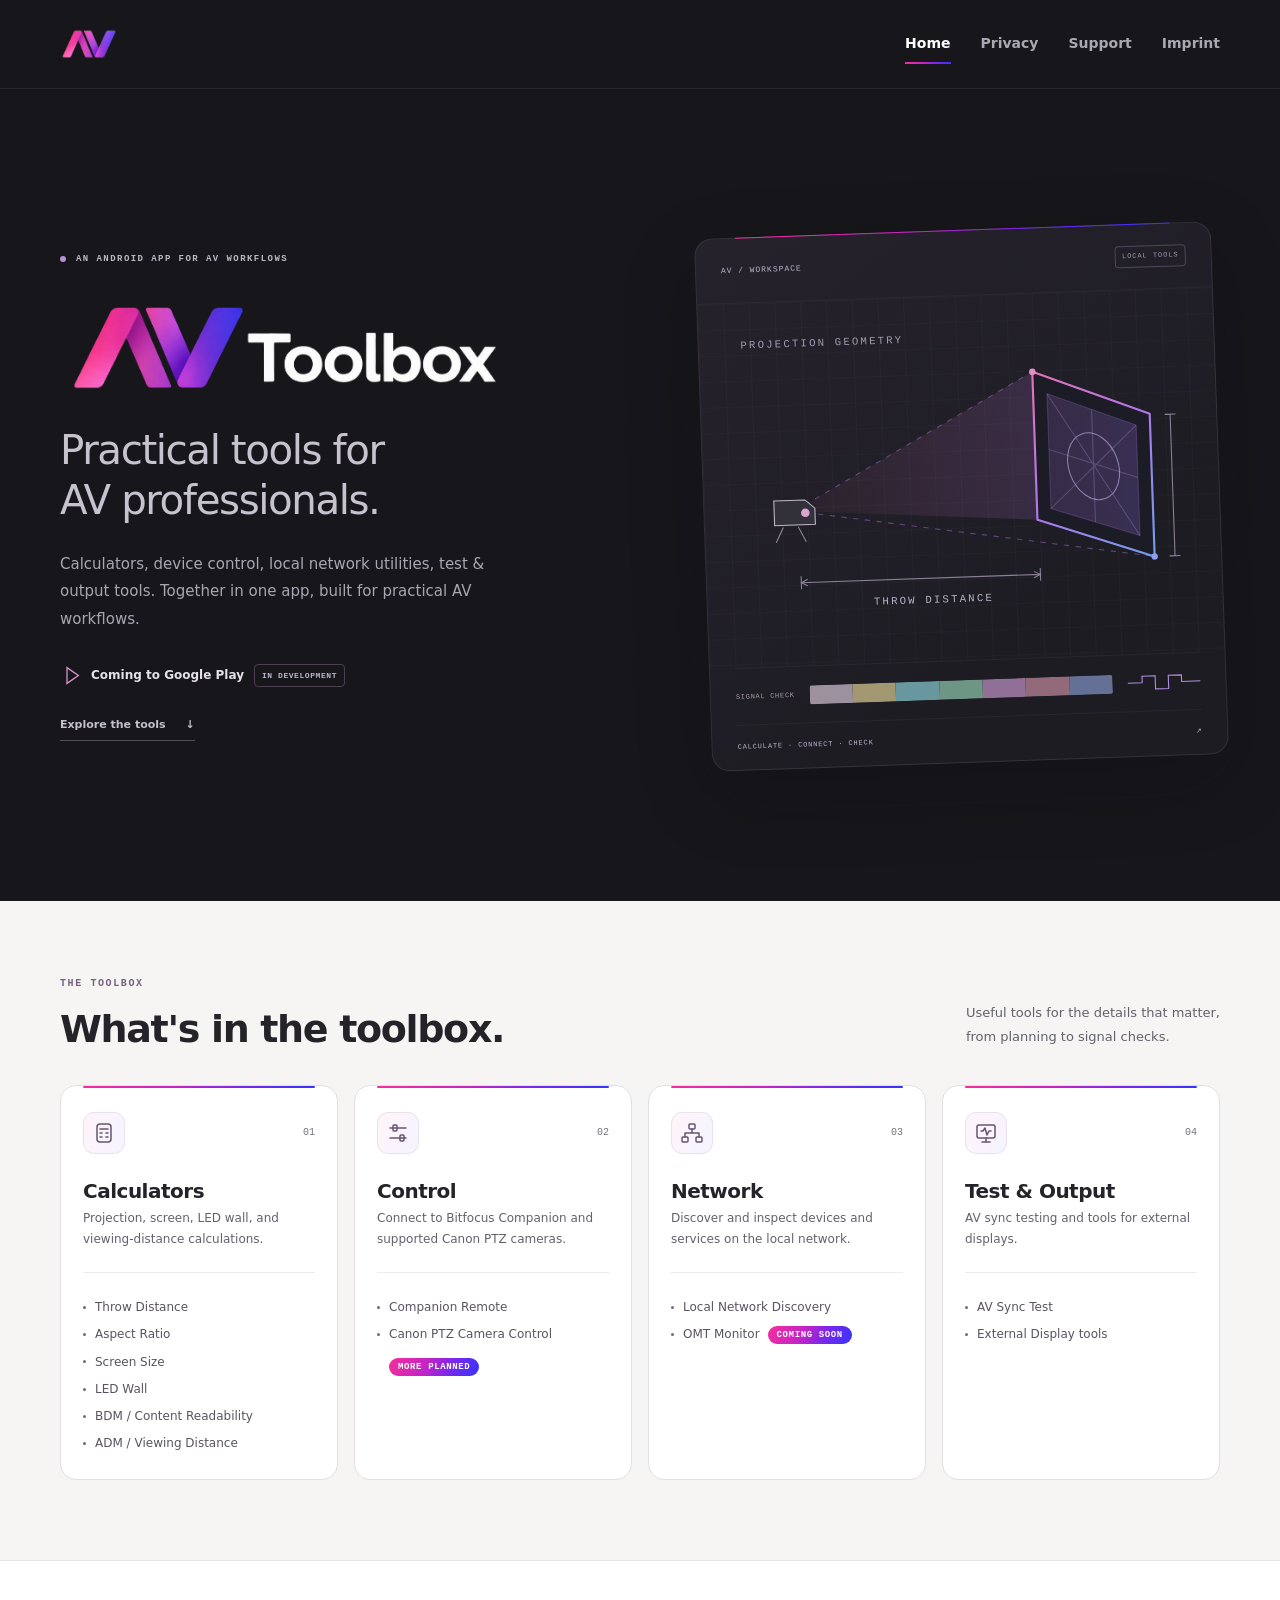
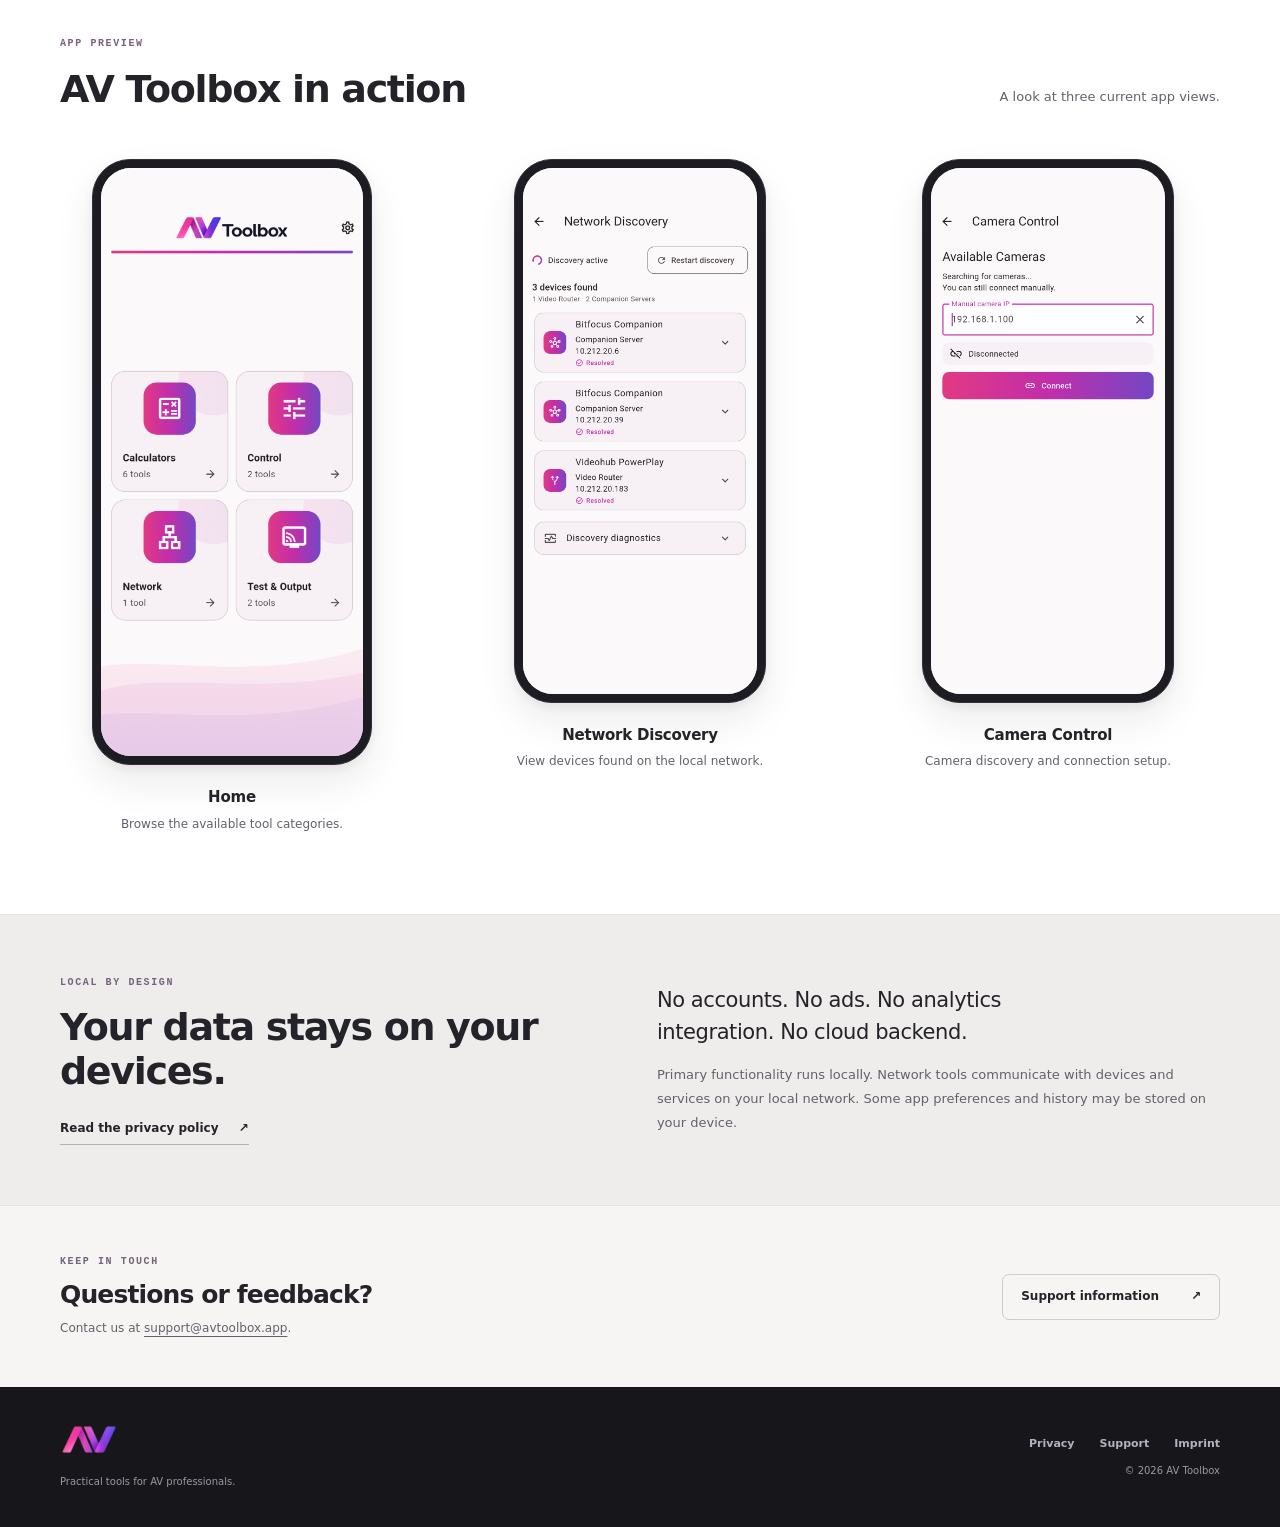
<file: index.html>
<!doctype html>
<html lang="en">
<head>
  <meta charset="utf-8">
  <meta name="viewport" content="width=device-width, initial-scale=1">
  <meta name="description" content="Practical calculators, device control, local network utilities, and test &amp; output tools for AV professionals. An Android app in development.">
  <meta name="theme-color" content="#17171b">
  <title>AV Toolbox — Practical tools for AV professionals</title>
  <link rel="icon" type="image/png" sizes="1254x1254" href="assets/branding/av_toolbox_app_icon.png">
  <link rel="stylesheet" href="styles.css">
</head>
<body>
<a class="skip-link" href="#main">Skip to content</a>
<header class="site-header">
<div class="container header-inner"><a class="brand" href="index.html" aria-label="AV Toolbox home">
<img class="header-logo" src="assets/branding/av_toolbox_mark.png" width="2240" height="1208" alt="">
</a>
<nav aria-label="Main navigation"><a href="index.html" aria-current="page">Home</a><a href="privacy.html">Privacy</a><a href="support.html">Support</a><a href="imprint.html">Imprint</a>
</nav>
</div>
</header>
<main id="main">
<section class="hero">
<div class="container hero-grid">
<div class="hero-copy">
<p class="eyebrow"><span class="status-dot"></span> AN ANDROID APP FOR AV WORKFLOWS</p>
<h1><img class="hero-logo" src="assets/branding/av_toolbox_header_dark.png" width="1045" height="254" alt="AV Toolbox" fetchpriority="high"><span>Practical tools for<br>AV professionals.</span>
</h1>
<p class="hero-description">Calculators, device control, local network utilities, test &amp; output tools. Together in one app, built for practical AV workflows.</p>
<div class="release-status">
<svg viewBox="0 0 24 24" fill="none" stroke="currentColor" stroke-width="1.5" aria-hidden="true">
<path d="m8 3 13 9L8 21V3Z"/>
</svg><span>Coming to Google Play</span><span class="soon-label">IN DEVELOPMENT</span>
</div><a class="text-link hero-link" href="#tools">Explore the tools <span aria-hidden="true">↓</span></a>
</div>
<div class="technical-art" role="img" aria-label="Illustration of projection geometry and AV signal patterns">
<div class="art-heading"><span>AV / WORKSPACE</span><span class="art-live">LOCAL TOOLS</span>
</div>
<svg class="projection-art" viewBox="0 0 480 340" fill="none" aria-hidden="true">
<defs>
<linearGradient id="beam" x1="70" y1="170" x2="400" y2="160" gradientUnits="userSpaceOnUse">
<stop stop-color="#ed74a9" stop-opacity=".03"/>
<stop offset="1" stop-color="#9972ea" stop-opacity=".23"/>
</linearGradient>
<linearGradient id="screen" x1="275" y1="85" x2="420" y2="240" gradientUnits="userSpaceOnUse">
<stop stop-color="#ed74a9"/>
<stop offset=".48" stop-color="#b675e8"/>
<stop offset="1" stop-color="#719def"/>
</linearGradient>
<pattern id="grid" width="24" height="24" patternUnits="userSpaceOnUse">
<path d="M24 0H0V24" stroke="#ffffff" stroke-opacity=".04"/>
</pattern>
</defs>
<rect width="480" height="340" fill="url(#grid)"/>
<path d="m84 195 226-122 108 43v133l-108-38Z" fill="url(#beam)"/>
<path d="m84 195 226-122m-226 122 334 54" stroke="#b675e8" stroke-opacity=".45" stroke-dasharray="5 6"/>
<path d="m310 73 108 43v133l-108-38V73Z" fill="#1b1c25" stroke="url(#screen)" stroke-width="2"/>
<path d="m323 94 82 32v103l-82-28V94Z" fill="url(#beam)" stroke="#b675e8" stroke-opacity=".25"/>
<path d="m364 110 0 105m-41-69 82 29M323 201l82-75m-82-32 82 135" stroke="#c5a5eb" stroke-opacity=".26"/>
<ellipse cx="364" cy="163" rx="23" ry="32" transform="rotate(-18 364 163)" stroke="#ceb7eb" stroke-opacity=".6"/>
<path d="M65 185h29l9 8v15H65v-23Z" fill="#323039" stroke="#bfb6c8"/>
<circle cx="94" cy="197" r="4" fill="#dba3d2"/>
<path d="m73 210-7 14m21-14 7 14" stroke="#8f889b"/>
<path d="M88 256v12m0-6h223m0-6v12" stroke="#8b8197"/>
<path d="m94 259-6 3 6 3m211-6 6 3-6 3" stroke="#8b8197"/>
<text x="155" y="285" fill="#b9b3c5" font-family="monospace" font-size="10" letter-spacing="2">THROW DISTANCE</text>
<path d="M432 117h10m-5 0v132m-5 0h10" stroke="#8b8197"/>
<text x="39" y="42" fill="#a39aaF" font-family="monospace" font-size="10" letter-spacing="2">PROJECTION GEOMETRY</text>
<circle cx="310" cy="73" r="3" fill="#e490c8"/>
<circle cx="418" cy="249" r="3" fill="#8d9eef"/>
</svg>
<div class="signal-strip"><span>SIGNAL CHECK</span>
<div class="signal-bars"><i></i><i></i><i></i><i></i><i></i><i></i><i></i>
</div>
<svg viewBox="0 0 100 24" fill="none" aria-hidden="true">
<path d="M0 12h20V3h18v18h18V3h18v9h26" stroke="#b18ee2" stroke-width="1.5"/>
</svg>
</div>
<div class="art-caption"><span>CALCULATE · CONNECT · CHECK</span><span aria-hidden="true">↗</span>
</div>
</div>
</div>
</section>
<section class="tools-section section" id="tools">
<div class="container">
<div class="section-heading">
<div>
<p class="eyebrow">THE TOOLBOX</p>
<h2>What's in the toolbox.</h2>
</div>
<p>Useful tools for the details that matter,<br class="desktop-break"> from planning to signal checks.</p>
</div>
<div class="category-grid">
<article class="category-card">
<div class="card-top"><span class="category-icon">
<svg viewBox="0 0 24 24" fill="none" stroke="currentColor" stroke-width="1.5" stroke-linecap="round" stroke-linejoin="round" aria-hidden="true">
<rect x="5" y="3" width="14" height="18" rx="3"/>
<path d="M8 8h8M8 12h2m4 0h2m-8 4h2m4 0h2"/>
</svg></span><span class="category-number">01</span>
</div>
<h3>Calculators</h3>
<p class="card-description">Projection, screen, LED wall, and viewing-distance calculations.</p>
<ul class="feature-list">
<li>Throw Distance</li>
<li>Aspect Ratio</li>
<li>Screen Size</li>
<li>LED Wall</li>
<li>BDM / Content Readability</li>
<li>ADM / Viewing Distance</li>
</ul>
</article>
<article class="category-card">
<div class="card-top"><span class="category-icon">
<svg viewBox="0 0 24 24" fill="none" stroke="currentColor" stroke-width="1.5" stroke-linecap="round" stroke-linejoin="round" aria-hidden="true">
<path d="M4 7h16M4 17h16"/>
<rect x="7" y="4" width="4" height="6" rx="1"/>
<rect x="14" y="14" width="4" height="6" rx="1"/>
</svg></span><span class="category-number">02</span>
</div>
<h3>Control</h3>
<p class="card-description">Connect to Bitfocus Companion and supported Canon PTZ cameras.</p>
<ul class="feature-list">
<li>Companion Remote</li>
<li class="feature-with-badge"><span>Canon PTZ Camera Control</span><span class="feature-badge">MORE PLANNED</span></li>
</ul>
</article>
<article class="category-card">
<div class="card-top"><span class="category-icon">
<svg viewBox="0 0 24 24" fill="none" stroke="currentColor" stroke-width="1.5" stroke-linecap="round" stroke-linejoin="round" aria-hidden="true">
<rect x="9" y="3" width="6" height="5" rx="1"/>
<rect x="2" y="16" width="6" height="5" rx="1"/>
<rect x="16" y="16" width="6" height="5" rx="1"/>
<path d="M12 8v4H5v4m7-4h7v4"/>
</svg></span><span class="category-number">03</span>
</div>
<h3>Network</h3>
<p class="card-description">Discover and inspect devices and services on the local network.</p>
<ul class="feature-list">
<li>Local Network Discovery</li>
<li class="feature-with-badge feature-with-badge-inline"><span>OMT Monitor</span><span class="feature-badge">COMING SOON</span></li>
</ul>
</article>
<article class="category-card">
<div class="card-top"><span class="category-icon">
<svg viewBox="0 0 24 24" fill="none" stroke="currentColor" stroke-width="1.5" stroke-linecap="round" stroke-linejoin="round" aria-hidden="true">
<rect x="3" y="4" width="18" height="13" rx="2"/>
<path d="M8 21h8m-4-4v4M7 10h2l2-3 2 7 2-4h2"/>
</svg></span><span class="category-number">04</span>
</div>
<h3>Test & Output</h3>
<p class="card-description">AV sync testing and tools for external displays.</p>
<ul class="feature-list">
<li>AV Sync Test</li>
<li>External Display tools</li>
</ul>
</article>
</div>
</div>
</section>
<section class="screenshots-section section" aria-labelledby="preview-heading">
<div class="container">
<div class="section-heading screenshot-heading">
<div>
<p class="eyebrow">APP PREVIEW</p>
<h2 id="preview-heading">AV Toolbox in action</h2>
</div>
<p>A look at three current app views.</p>
</div>
<div class="screenshot-grid">
<figure class="screenshot-card screenshot-card-featured">
<div class="phone-frame">
<div class="phone-screen">
<img src="assets/screenshots/home_light.png" width="864" height="1939" alt="AV Toolbox home screen showing the Calculators, Control, Network, and Test &amp; Output categories" loading="lazy" decoding="async">
</div>
</div>
<figcaption><strong>Home</strong><span>Browse the available tool categories.</span></figcaption>
</figure>
<figure class="screenshot-card">
<div class="phone-frame">
<div class="phone-screen">
<img src="assets/screenshots/network_discovery_light.png" width="864" height="1939" alt="Network Discovery screen showing three devices found on a local network" loading="lazy" decoding="async">
</div>
</div>
<figcaption><strong>Network Discovery</strong><span>View devices found on the local network.</span></figcaption>
</figure>
<figure class="screenshot-card">
<div class="phone-frame">
<div class="phone-screen">
<img src="assets/screenshots/camera_control_light.png" width="864" height="1939" alt="Camera Control screen showing camera discovery and manual IP connection controls" loading="lazy" decoding="async">
</div>
</div>
<figcaption><strong>Camera Control</strong><span>Camera discovery and connection setup.</span></figcaption>
</figure>
</div>
</div>
</section>
<section class="privacy-section">
<div class="container privacy-grid">
<div>
<p class="eyebrow">LOCAL BY DESIGN</p>
<h2>Your data stays on your devices.</h2><a class="text-link" href="privacy.html">Read the privacy policy <span aria-hidden="true">↗</span></a>
</div>
<div class="privacy-copy">
<p class="privacy-lead">No accounts. No ads. No analytics integration. No cloud backend.</p>
<p>Primary functionality runs locally. Network tools communicate with devices and services on your local network. Some app preferences and history may be stored on your device.</p>
</div>
</div>
</section>
<section class="support-banner">
<div class="container support-banner-inner">
<div>
<p class="eyebrow">KEEP IN TOUCH</p>
<h2>Questions or feedback?</h2>
<p>Contact us at <a href="mailto:support@avtoolbox.app">support@avtoolbox.app</a>.</p>
</div><a class="outline-link" href="support.html">Support information <span aria-hidden="true">↗</span></a>
</div>
</section>
</main>
<footer class="site-footer">
<div class="container footer-inner">
<div><a class="brand footer-brand" href="index.html" aria-label="AV Toolbox home">
<img class="footer-mark" src="assets/branding/av_toolbox_mark.png" width="2240" height="1208" alt="AV Toolbox">
</a>
<p>Practical tools for AV professionals.</p>
</div>
<div class="footer-right">
<nav aria-label="Footer navigation"><a href="privacy.html">Privacy</a><a href="support.html">Support</a><a href="imprint.html">Imprint</a>
</nav>
<p>© 2026 AV Toolbox</p>
</div>
</div>
</footer>
<script src="site.js" defer></script>
</body>
</html>
</file>
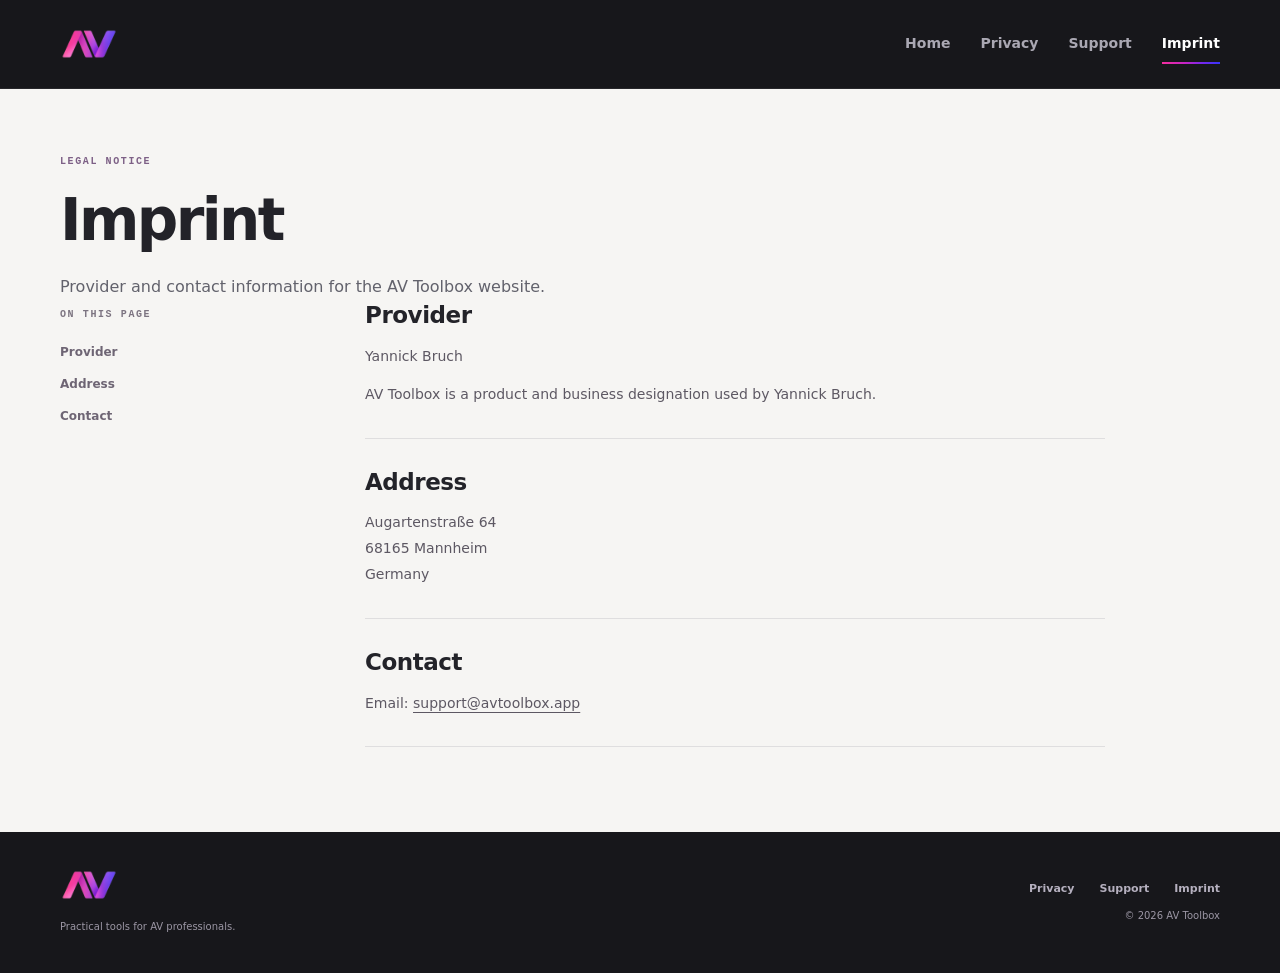
<file: imprint.html>
<!doctype html>
<html lang="en">
<head>
  <meta charset="utf-8">
  <meta name="viewport" content="width=device-width, initial-scale=1">
  <meta name="description" content="Legal notice and contact information for the AV Toolbox website.">
  <meta name="theme-color" content="#17171b">
  <title>Imprint — AV Toolbox</title>
  <link rel="icon" type="image/png" sizes="1254x1254" href="assets/branding/av_toolbox_app_icon.png">
  <link rel="stylesheet" href="styles.css">
</head>
<body>
<a class="skip-link" href="#main">Skip to content</a>
<header class="site-header">
<div class="container header-inner"><a class="brand" href="index.html" aria-label="AV Toolbox home">
<img class="header-logo" src="assets/branding/av_toolbox_mark.png" width="2240" height="1208" alt="">
</a>
<nav aria-label="Main navigation"><a href="index.html">Home</a><a href="privacy.html">Privacy</a><a href="support.html">Support</a><a href="imprint.html" aria-current="page">Imprint</a>
</nav>
</div>
</header>
<main id="main" class="document-main">
<div class="container">
<div class="document-heading">
<p class="eyebrow">LEGAL NOTICE</p>
<h1>Imprint</h1>
<p class="document-intro">Provider and contact information for the AV Toolbox website.</p>
</div>
<div class="document-layout">
<nav class="contents" aria-label="On this page">
<p class="eyebrow">ON THIS PAGE</p><a href="#provider">Provider</a><a href="#address">Address</a><a href="#contact">Contact</a>
</nav>
<div class="document-content">
<section id="provider">
<h2>Provider</h2>
<p>Yannick Bruch</p>
<p>AV Toolbox is a product and business designation used by Yannick Bruch.</p>
</section>
<section id="address">
<h2>Address</h2>
<p>Augartenstraße 64<br>68165 Mannheim<br>Germany</p>
</section>
<section id="contact">
<h2>Contact</h2>
<p>Email: <a href="mailto:support@avtoolbox.app">support@avtoolbox.app</a></p>
</section>
</div>
</div>
</div>
</main>
<footer class="site-footer">
<div class="container footer-inner">
<div><a class="brand footer-brand" href="index.html" aria-label="AV Toolbox home">
<img class="footer-mark" src="assets/branding/av_toolbox_mark.png" width="2240" height="1208" alt="AV Toolbox">
</a>
<p>Practical tools for AV professionals.</p>
</div>
<div class="footer-right">
<nav aria-label="Footer navigation"><a href="privacy.html">Privacy</a><a href="support.html">Support</a><a href="imprint.html">Imprint</a>
</nav>
<p>© 2026 AV Toolbox</p>
</div>
</div>
</footer>
<script src="site.js" defer></script>
</body>
</html>
</file>
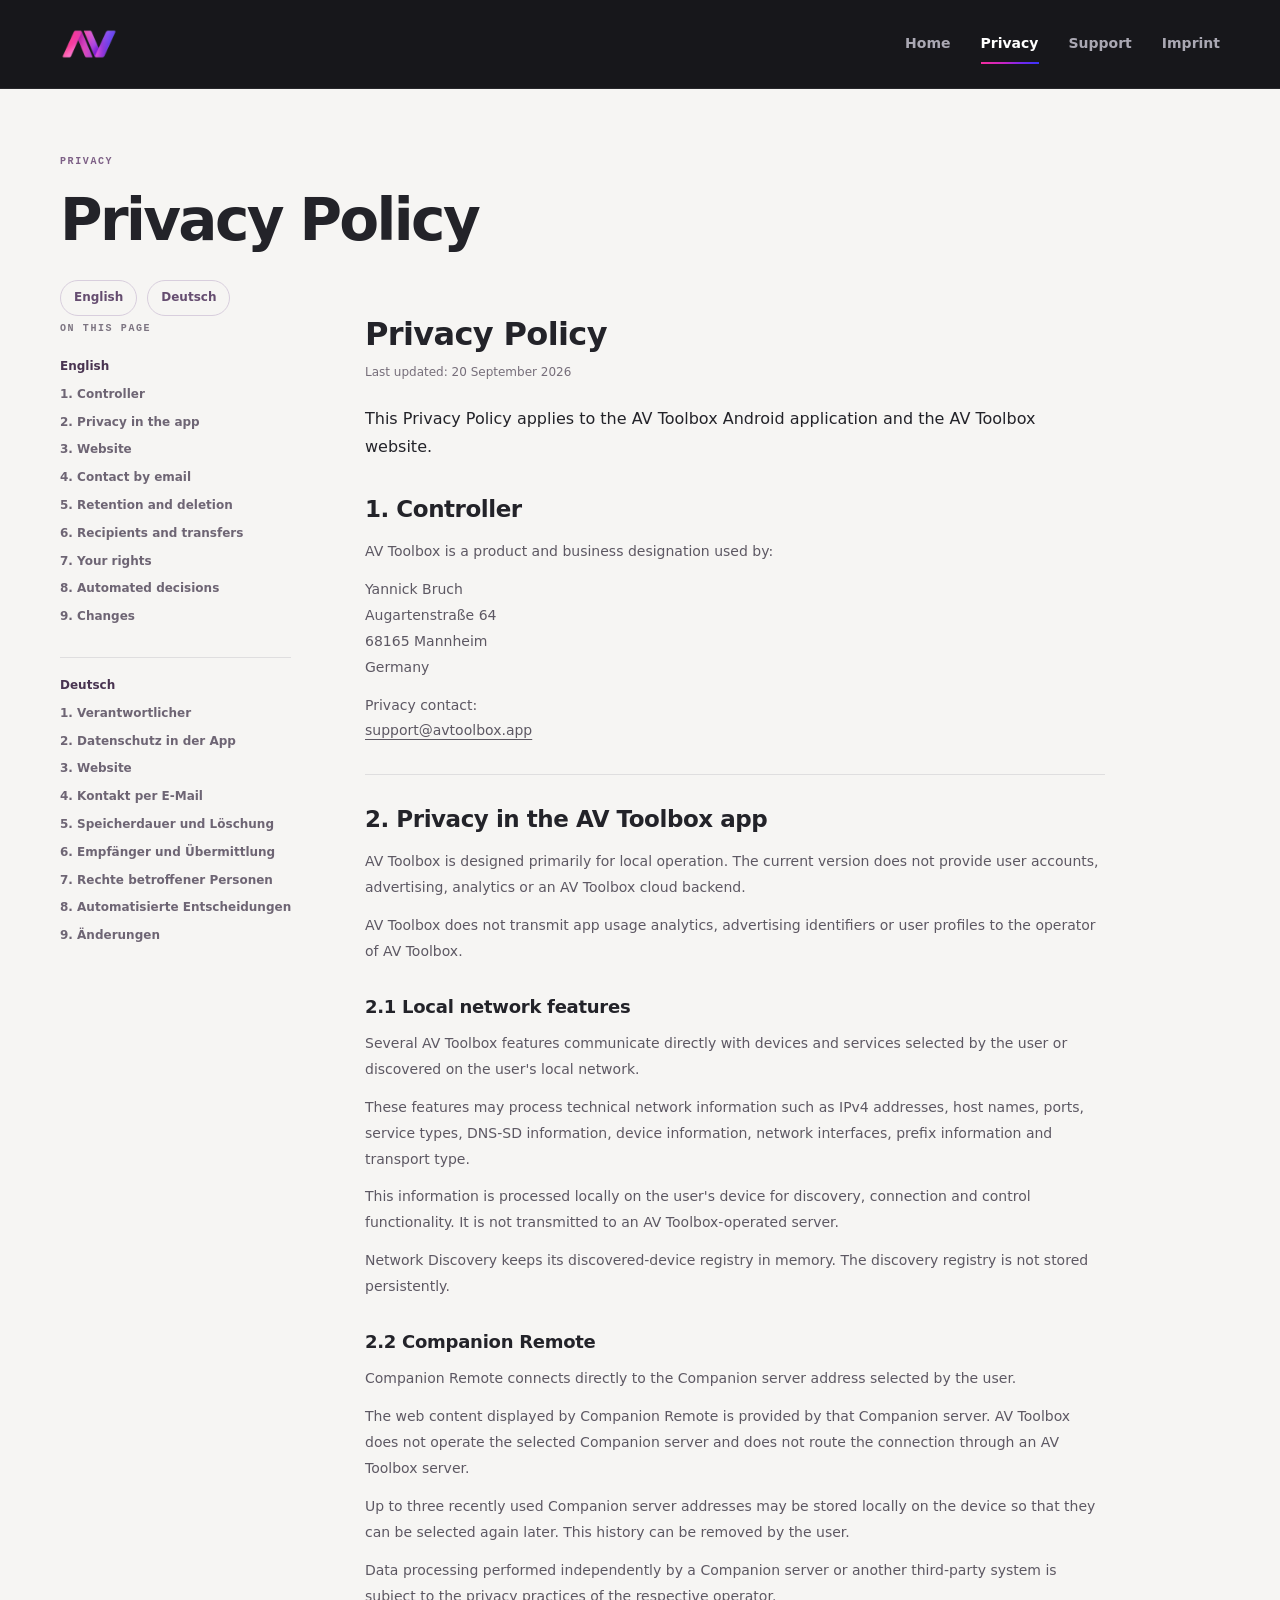
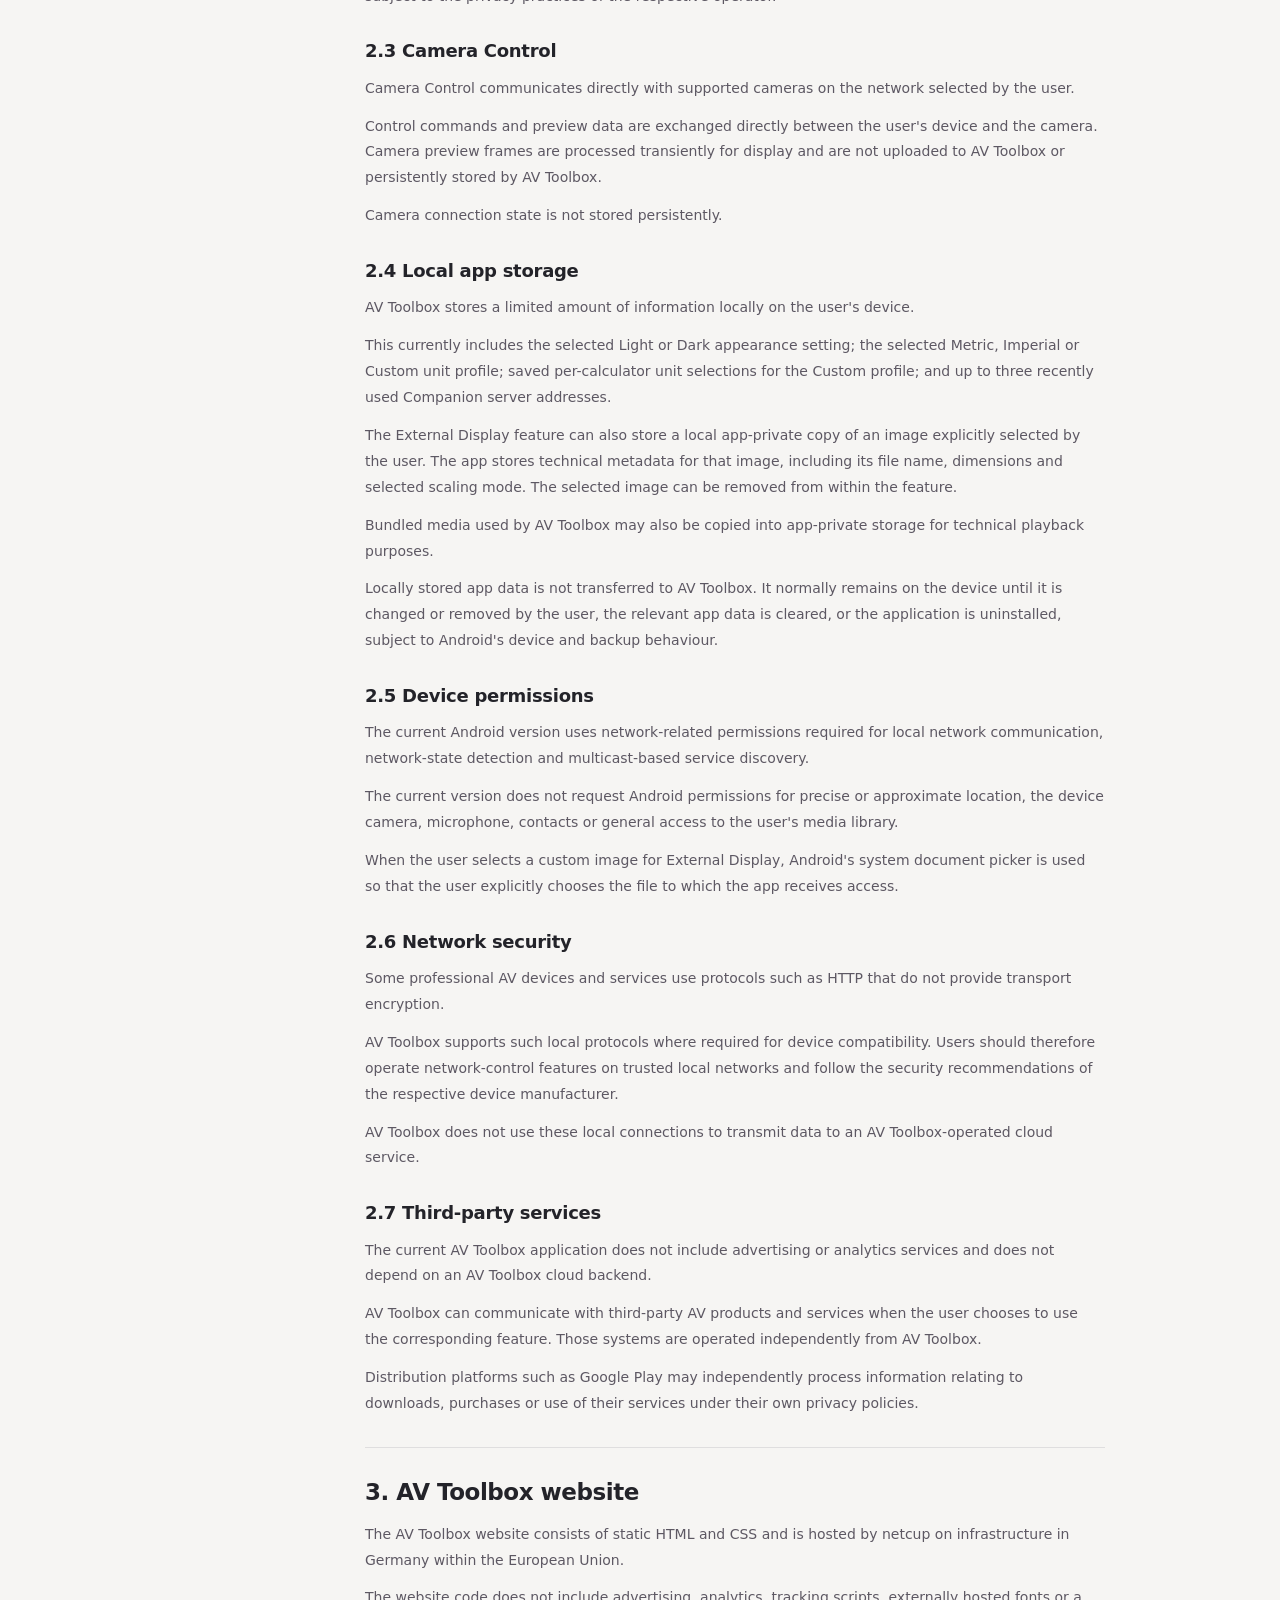
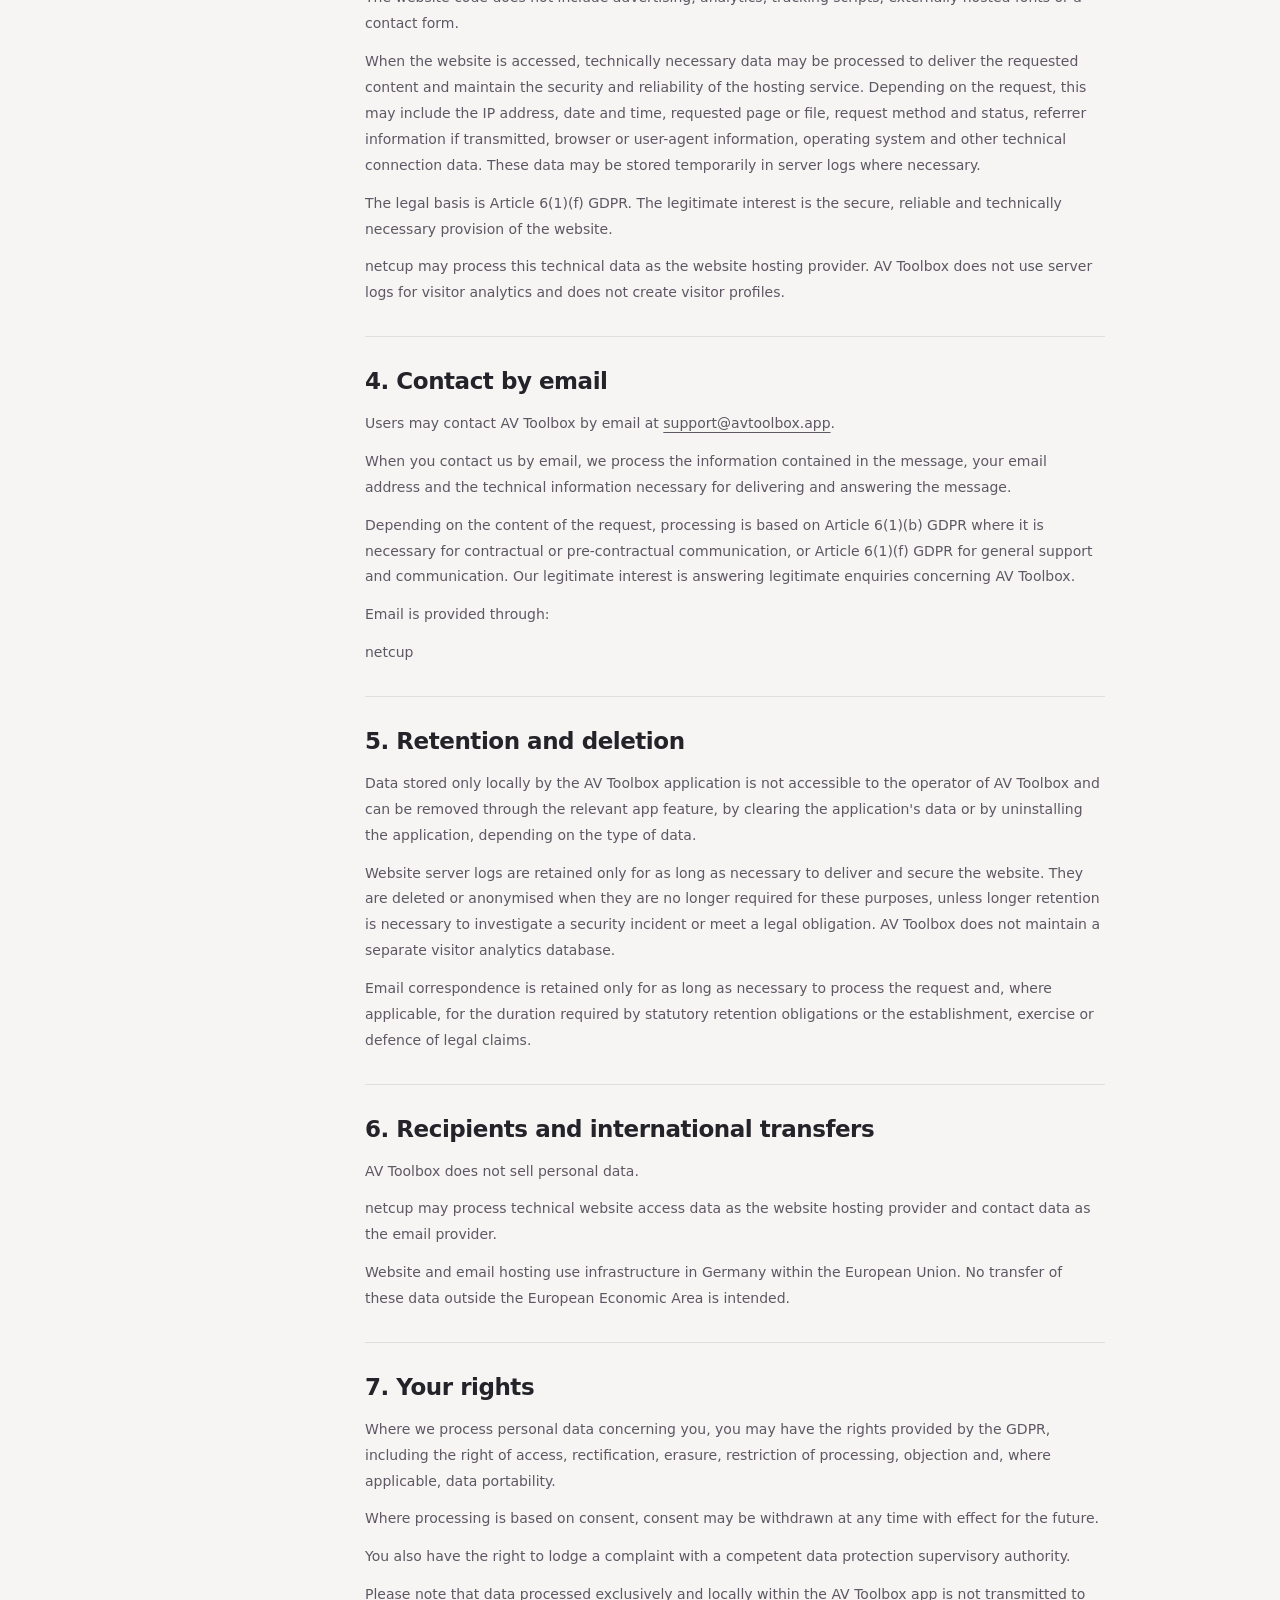
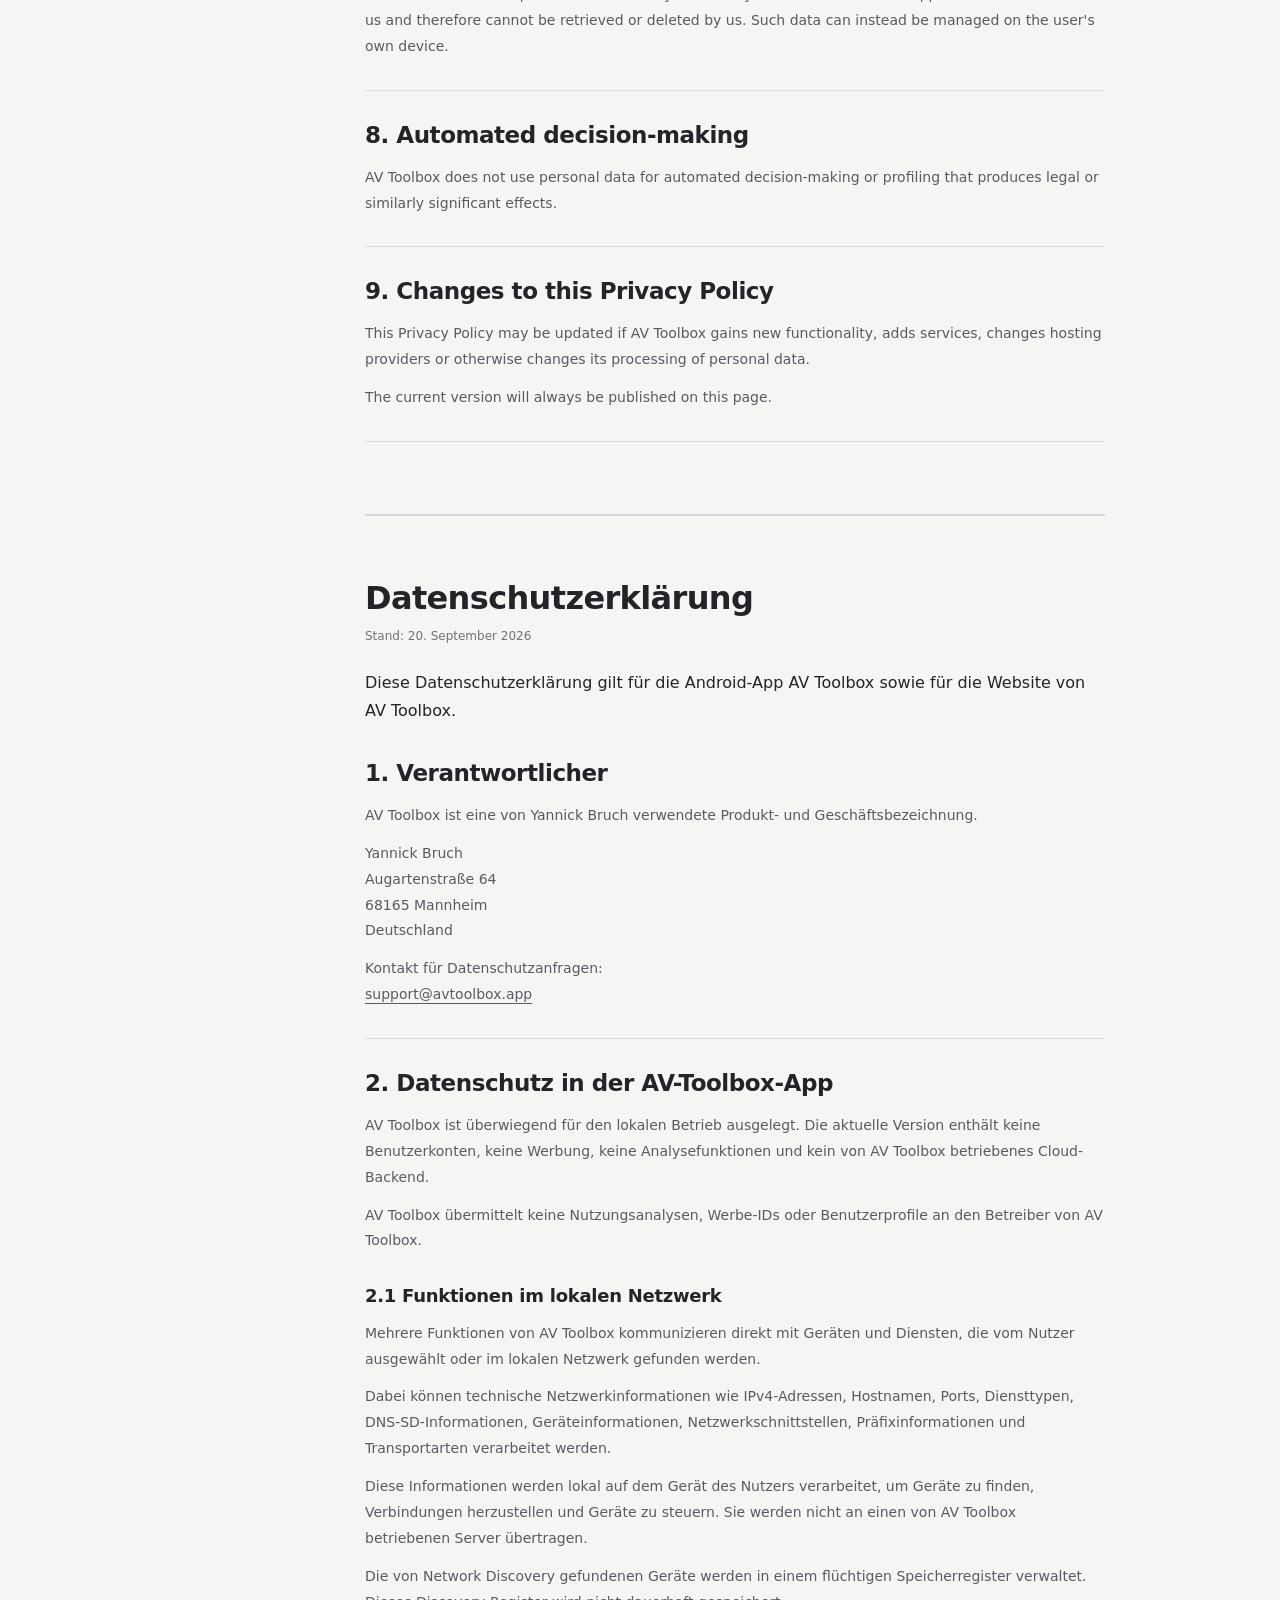
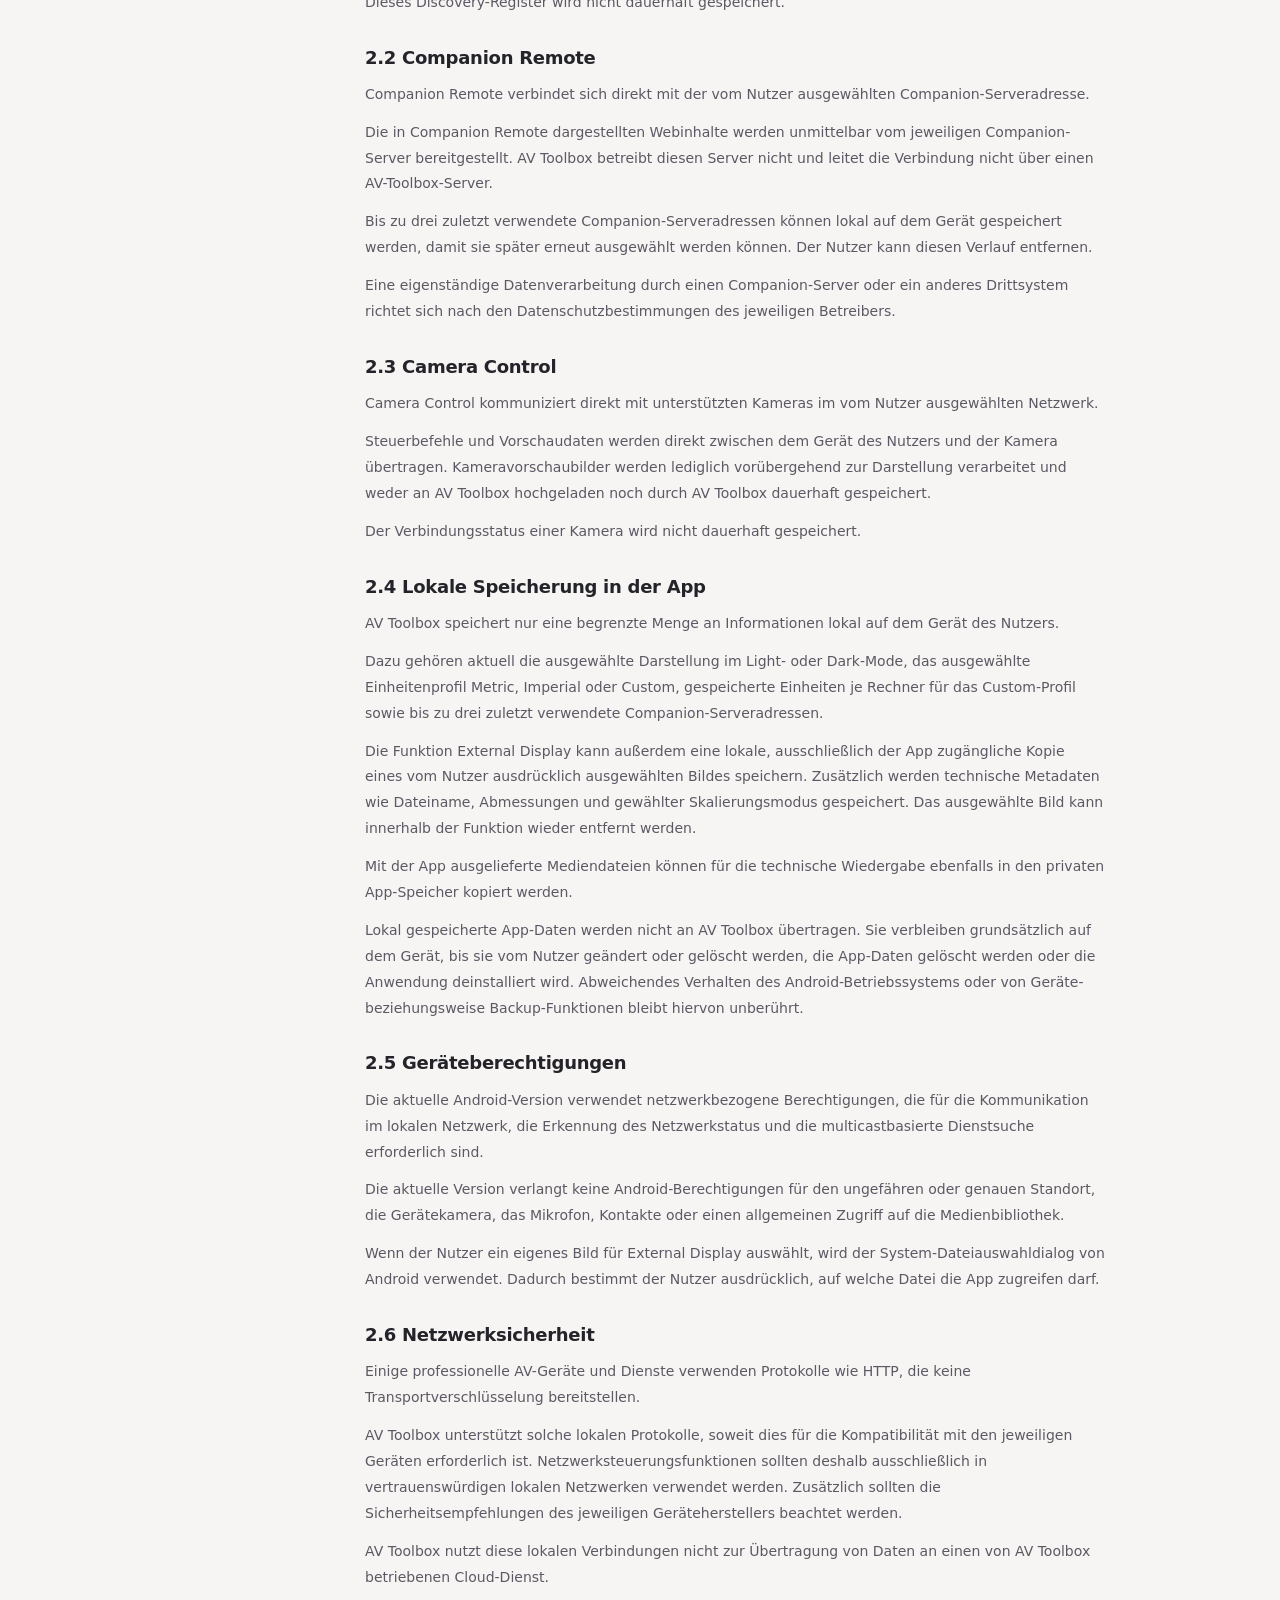
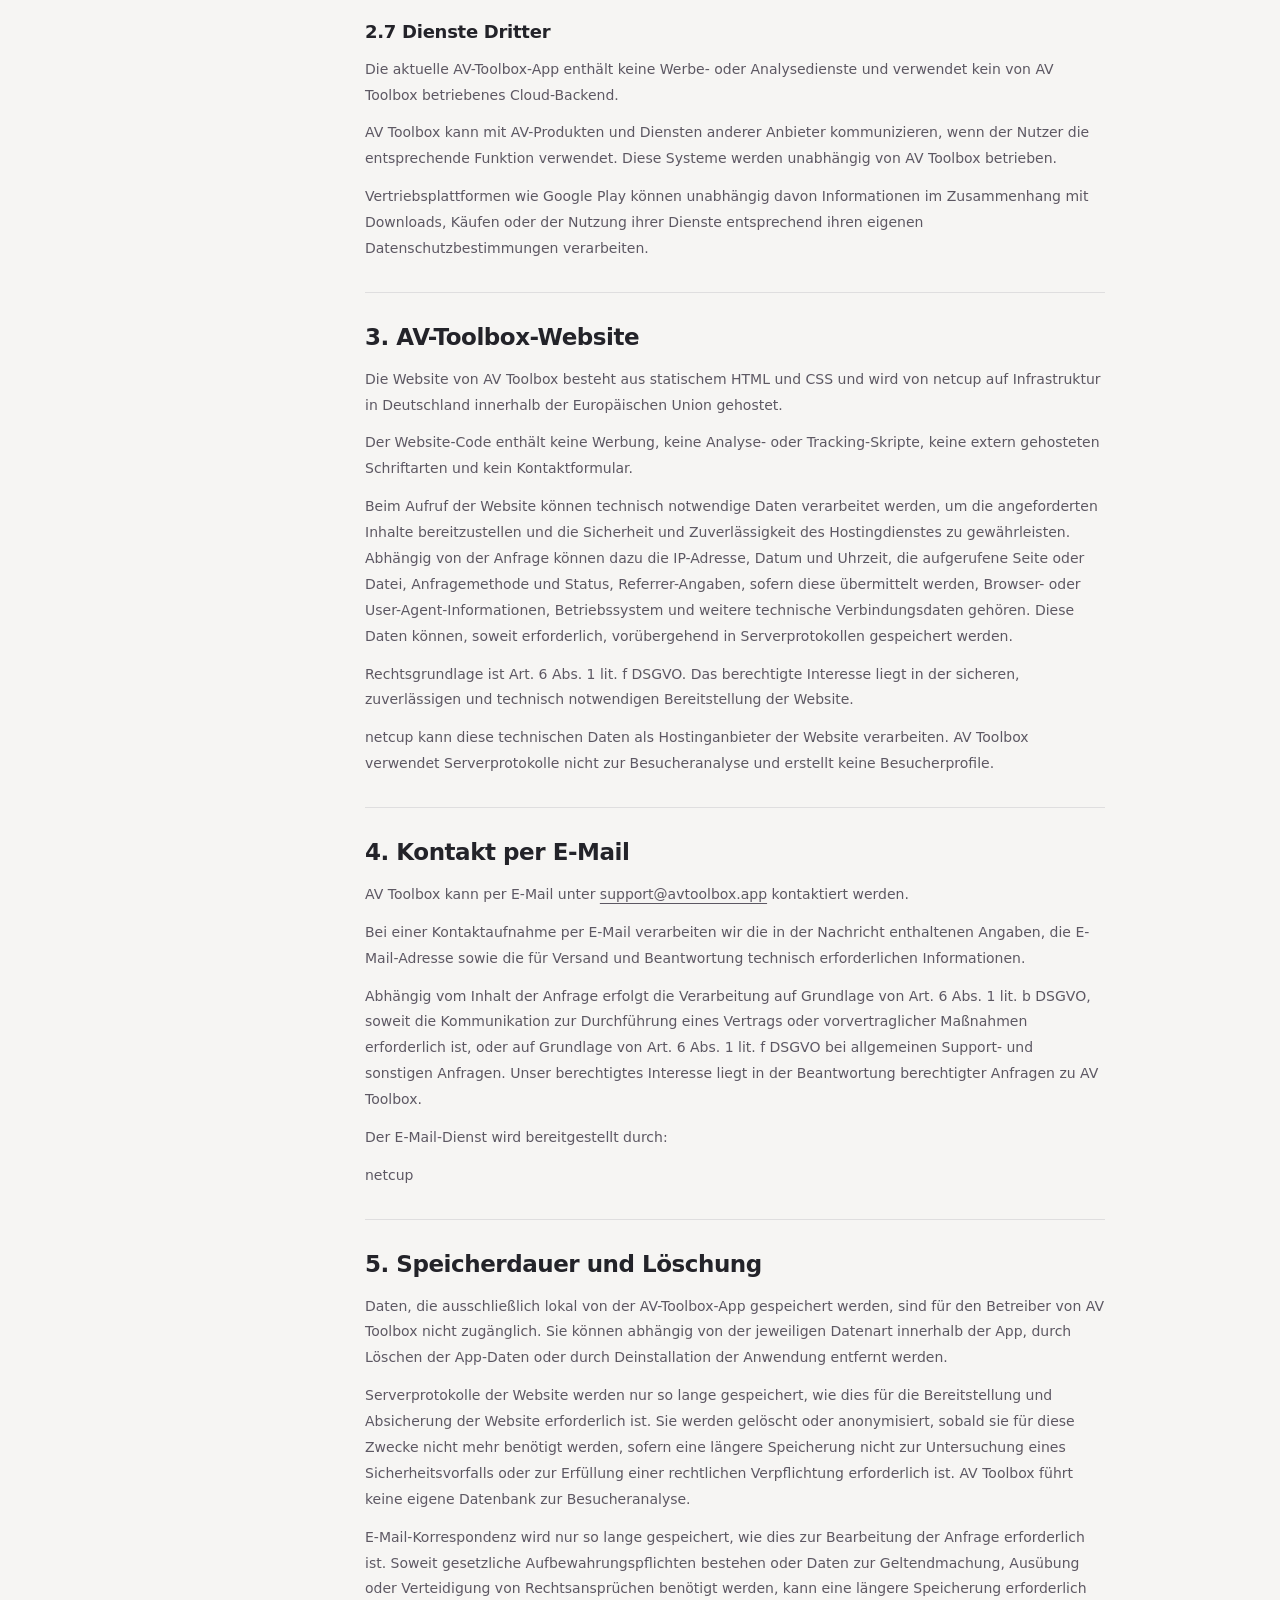
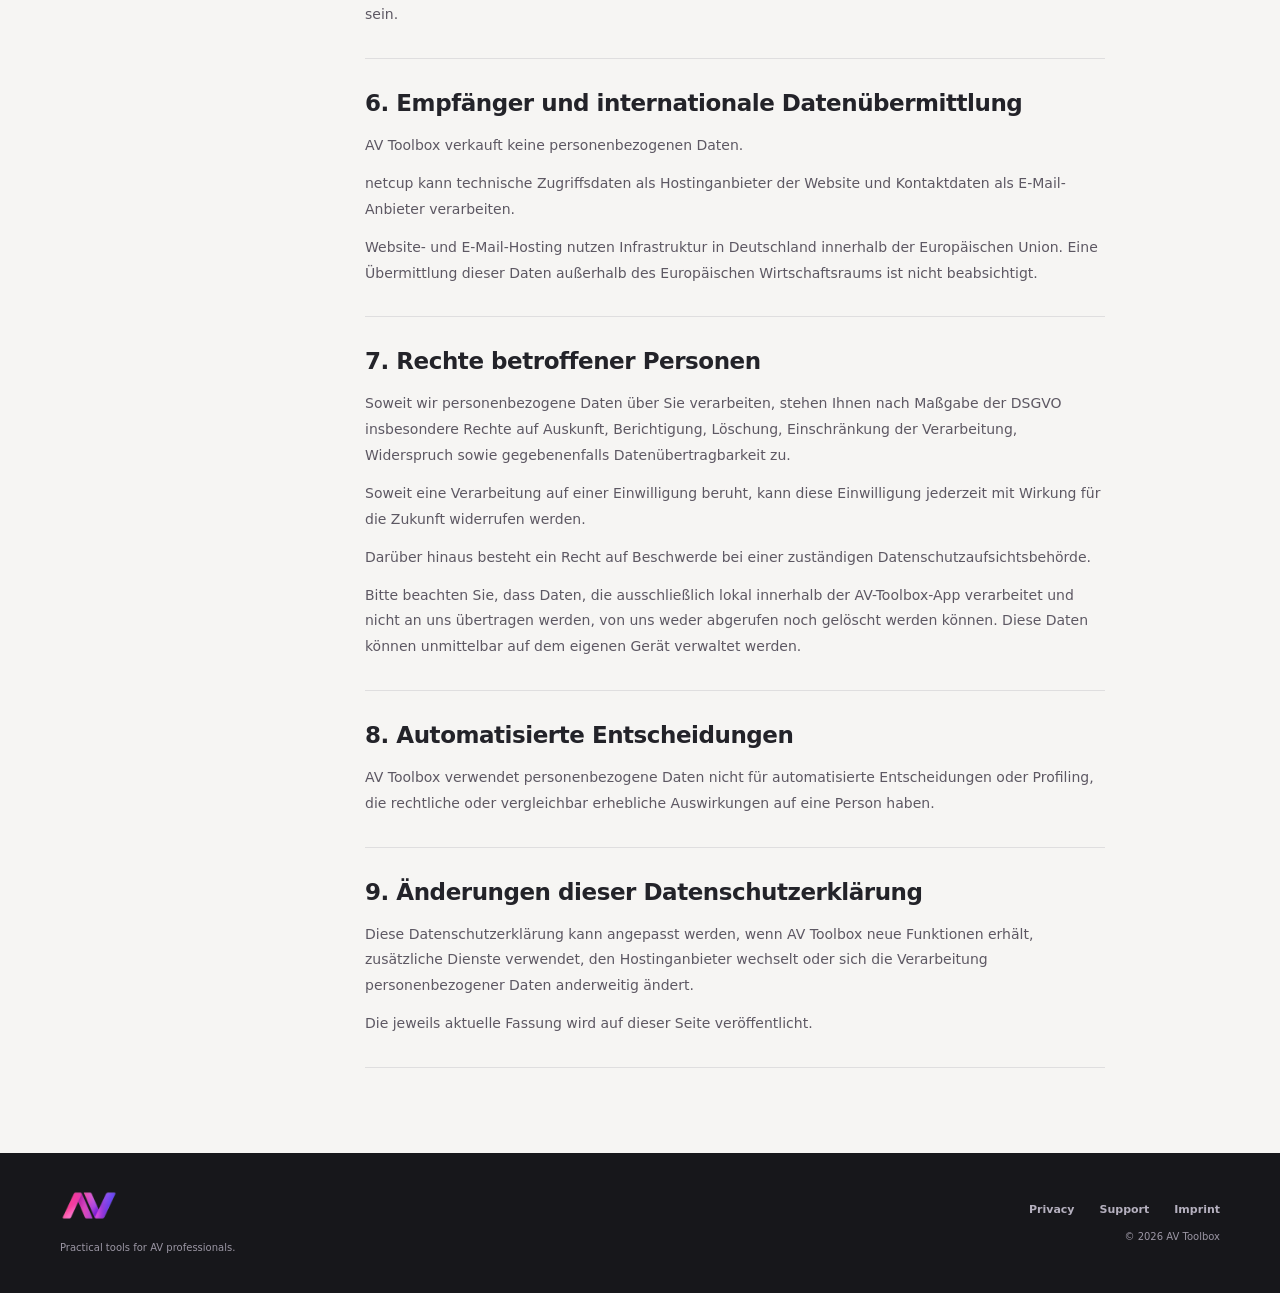
<file: privacy.html>
<!doctype html>
<html lang="en">
<head>
  <meta charset="utf-8">
  <meta name="viewport" content="width=device-width, initial-scale=1">
  <meta name="description" content="Privacy Policy for the AV Toolbox Android app and website.">
  <meta name="theme-color" content="#17171b">
  <title>Privacy — AV Toolbox</title>
  <link rel="icon" type="image/png" sizes="1254x1254" href="assets/branding/av_toolbox_app_icon.png">
  <link rel="stylesheet" href="styles.css">
</head>
<body>
<a class="skip-link" href="#main">Skip to content</a>
<header class="site-header">
<div class="container header-inner"><a class="brand" href="index.html" aria-label="AV Toolbox home">
<img class="header-logo" src="assets/branding/av_toolbox_mark.png" width="2240" height="1208" alt="">
</a>
<nav aria-label="Main navigation"><a href="index.html">Home</a><a href="privacy.html" aria-current="page">Privacy</a><a href="support.html">Support</a><a href="imprint.html">Imprint</a>
</nav>
</div>
</header>
<main id="main" class="document-main">
<div class="container">
<div class="document-heading">
<p class="eyebrow">PRIVACY</p>
<h1>Privacy Policy</h1>
<nav class="language-nav" aria-label="Privacy policy languages"><a href="#privacy-en" lang="en">English</a><a href="#privacy-de" lang="de">Deutsch</a></nav>
</div>
<div class="document-layout">
<nav class="contents privacy-contents" aria-label="Privacy policy contents">
<p class="eyebrow">ON THIS PAGE</p>
<div class="contents-group" lang="en"><a class="contents-language" href="#privacy-en">English</a><a href="#en-controller">1. Controller</a><a href="#en-app">2. Privacy in the app</a><a href="#en-website">3. Website</a><a href="#en-email">4. Contact by email</a><a href="#en-retention">5. Retention and deletion</a><a href="#en-recipients">6. Recipients and transfers</a><a href="#en-rights">7. Your rights</a><a href="#en-automated">8. Automated decisions</a><a href="#en-changes">9. Changes</a></div>
<div class="contents-group" lang="de"><a class="contents-language" href="#privacy-de">Deutsch</a><a href="#de-controller">1. Verantwortlicher</a><a href="#de-app">2. Datenschutz in der App</a><a href="#de-website">3. Website</a><a href="#de-email">4. Kontakt per E-Mail</a><a href="#de-retention">5. Speicherdauer und Löschung</a><a href="#de-recipients">6. Empfänger und Übermittlung</a><a href="#de-rights">7. Rechte betroffener Personen</a><a href="#de-automated">8. Automatisierte Entscheidungen</a><a href="#de-changes">9. Änderungen</a></div>
</nav>
<div class="document-content">
<article class="privacy-language" id="privacy-en" lang="en" aria-labelledby="privacy-en-title">
<h2 class="policy-title" id="privacy-en-title">Privacy Policy</h2>
<p class="policy-date">Last updated: <time datetime="2026-09-20">20 September 2026</time></p>
<p class="policy-lead">This Privacy Policy applies to the AV Toolbox Android application and the AV Toolbox website.</p>
<section id="en-controller">
<h3>1. Controller</h3>
<p>AV Toolbox is a product and business designation used by:</p>
<p>Yannick Bruch<br>Augartenstraße 64<br>68165 Mannheim<br>Germany</p>
<p>Privacy contact:<br><a href="mailto:support@avtoolbox.app">support@avtoolbox.app</a></p>
</section>
<section id="en-app">
<h3>2. Privacy in the AV Toolbox app</h3>
<p>AV Toolbox is designed primarily for local operation. The current version does not provide user accounts, advertising, analytics or an AV Toolbox cloud backend.</p>
<p>AV Toolbox does not transmit app usage analytics, advertising identifiers or user profiles to the operator of AV Toolbox.</p>
<section class="policy-subsection" id="en-local-network">
<h4>2.1 Local network features</h4>
<p>Several AV Toolbox features communicate directly with devices and services selected by the user or discovered on the user's local network.</p>
<p>These features may process technical network information such as IPv4 addresses, host names, ports, service types, DNS-SD information, device information, network interfaces, prefix information and transport type.</p>
<p>This information is processed locally on the user's device for discovery, connection and control functionality. It is not transmitted to an AV Toolbox-operated server.</p>
<p>Network Discovery keeps its discovered-device registry in memory. The discovery registry is not stored persistently.</p>
</section>
<section class="policy-subsection" id="en-companion">
<h4>2.2 Companion Remote</h4>
<p>Companion Remote connects directly to the Companion server address selected by the user.</p>
<p>The web content displayed by Companion Remote is provided by that Companion server. AV Toolbox does not operate the selected Companion server and does not route the connection through an AV Toolbox server.</p>
<p>Up to three recently used Companion server addresses may be stored locally on the device so that they can be selected again later. This history can be removed by the user.</p>
<p>Data processing performed independently by a Companion server or another third-party system is subject to the privacy practices of the respective operator.</p>
</section>
<section class="policy-subsection" id="en-camera">
<h4>2.3 Camera Control</h4>
<p>Camera Control communicates directly with supported cameras on the network selected by the user.</p>
<p>Control commands and preview data are exchanged directly between the user's device and the camera. Camera preview frames are processed transiently for display and are not uploaded to AV Toolbox or persistently stored by AV Toolbox.</p>
<p>Camera connection state is not stored persistently.</p>
</section>
<section class="policy-subsection" id="en-storage">
<h4>2.4 Local app storage</h4>
<p>AV Toolbox stores a limited amount of information locally on the user's device.</p>
<p>This currently includes the selected Light or Dark appearance setting; the selected Metric, Imperial or Custom unit profile; saved per-calculator unit selections for the Custom profile; and up to three recently used Companion server addresses.</p>
<p>The External Display feature can also store a local app-private copy of an image explicitly selected by the user. The app stores technical metadata for that image, including its file name, dimensions and selected scaling mode. The selected image can be removed from within the feature.</p>
<p>Bundled media used by AV Toolbox may also be copied into app-private storage for technical playback purposes.</p>
<p>Locally stored app data is not transferred to AV Toolbox. It normally remains on the device until it is changed or removed by the user, the relevant app data is cleared, or the application is uninstalled, subject to Android's device and backup behaviour.</p>
</section>
<section class="policy-subsection" id="en-permissions">
<h4>2.5 Device permissions</h4>
<p>The current Android version uses network-related permissions required for local network communication, network-state detection and multicast-based service discovery.</p>
<p>The current version does not request Android permissions for precise or approximate location, the device camera, microphone, contacts or general access to the user's media library.</p>
<p>When the user selects a custom image for External Display, Android's system document picker is used so that the user explicitly chooses the file to which the app receives access.</p>
</section>
<section class="policy-subsection" id="en-security">
<h4>2.6 Network security</h4>
<p>Some professional AV devices and services use protocols such as HTTP that do not provide transport encryption.</p>
<p>AV Toolbox supports such local protocols where required for device compatibility. Users should therefore operate network-control features on trusted local networks and follow the security recommendations of the respective device manufacturer.</p>
<p>AV Toolbox does not use these local connections to transmit data to an AV Toolbox-operated cloud service.</p>
</section>
<section class="policy-subsection" id="en-third-party">
<h4>2.7 Third-party services</h4>
<p>The current AV Toolbox application does not include advertising or analytics services and does not depend on an AV Toolbox cloud backend.</p>
<p>AV Toolbox can communicate with third-party AV products and services when the user chooses to use the corresponding feature. Those systems are operated independently from AV Toolbox.</p>
<p>Distribution platforms such as Google Play may independently process information relating to downloads, purchases or use of their services under their own privacy policies.</p>
</section>
</section>
<section id="en-website">
<h3>3. AV Toolbox website</h3>
<p>The AV Toolbox website consists of static HTML and CSS and is hosted by netcup on infrastructure in Germany within the European Union.</p>
<p>The website code does not include advertising, analytics, tracking scripts, externally hosted fonts or a contact form.</p>
<p>When the website is accessed, technically necessary data may be processed to deliver the requested content and maintain the security and reliability of the hosting service. Depending on the request, this may include the IP address, date and time, requested page or file, request method and status, referrer information if transmitted, browser or user-agent information, operating system and other technical connection data. These data may be stored temporarily in server logs where necessary.</p>
<p>The legal basis is Article 6(1)(f) GDPR. The legitimate interest is the secure, reliable and technically necessary provision of the website.</p>
<p>netcup may process this technical data as the website hosting provider. AV Toolbox does not use server logs for visitor analytics and does not create visitor profiles.</p>
</section>
<section id="en-email">
<h3>4. Contact by email</h3>
<p>Users may contact AV Toolbox by email at <a href="mailto:support@avtoolbox.app">support@avtoolbox.app</a>.</p>
<p>When you contact us by email, we process the information contained in the message, your email address and the technical information necessary for delivering and answering the message.</p>
<p>Depending on the content of the request, processing is based on Article 6(1)(b) GDPR where it is necessary for contractual or pre-contractual communication, or Article 6(1)(f) GDPR for general support and communication. Our legitimate interest is answering legitimate enquiries concerning AV Toolbox.</p>
<p>Email is provided through:</p>
<p>netcup</p>
</section>
<section id="en-retention">
<h3>5. Retention and deletion</h3>
<p>Data stored only locally by the AV Toolbox application is not accessible to the operator of AV Toolbox and can be removed through the relevant app feature, by clearing the application's data or by uninstalling the application, depending on the type of data.</p>
<p>Website server logs are retained only for as long as necessary to deliver and secure the website. They are deleted or anonymised when they are no longer required for these purposes, unless longer retention is necessary to investigate a security incident or meet a legal obligation. AV Toolbox does not maintain a separate visitor analytics database.</p>
<p>Email correspondence is retained only for as long as necessary to process the request and, where applicable, for the duration required by statutory retention obligations or the establishment, exercise or defence of legal claims.</p>
</section>
<section id="en-recipients">
<h3>6. Recipients and international transfers</h3>
<p>AV Toolbox does not sell personal data.</p>
<p>netcup may process technical website access data as the website hosting provider and contact data as the email provider.</p>
<p>Website and email hosting use infrastructure in Germany within the European Union. No transfer of these data outside the European Economic Area is intended.</p>
</section>
<section id="en-rights">
<h3>7. Your rights</h3>
<p>Where we process personal data concerning you, you may have the rights provided by the GDPR, including the right of access, rectification, erasure, restriction of processing, objection and, where applicable, data portability.</p>
<p>Where processing is based on consent, consent may be withdrawn at any time with effect for the future.</p>
<p>You also have the right to lodge a complaint with a competent data protection supervisory authority.</p>
<p>Please note that data processed exclusively and locally within the AV Toolbox app is not transmitted to us and therefore cannot be retrieved or deleted by us. Such data can instead be managed on the user's own device.</p>
</section>
<section id="en-automated">
<h3>8. Automated decision-making</h3>
<p>AV Toolbox does not use personal data for automated decision-making or profiling that produces legal or similarly significant effects.</p>
</section>
<section id="en-changes">
<h3>9. Changes to this Privacy Policy</h3>
<p>This Privacy Policy may be updated if AV Toolbox gains new functionality, adds services, changes hosting providers or otherwise changes its processing of personal data.</p>
<p>The current version will always be published on this page.</p>
</section>
</article>
<article class="privacy-language" id="privacy-de" lang="de" aria-labelledby="privacy-de-title">
<h2 class="policy-title" id="privacy-de-title">Datenschutzerklärung</h2>
<p class="policy-date">Stand: <time datetime="2026-09-20">20. September 2026</time></p>
<p class="policy-lead">Diese Datenschutzerklärung gilt für die Android-App AV Toolbox sowie für die Website von AV Toolbox.</p>
<section id="de-controller">
<h3>1. Verantwortlicher</h3>
<p>AV Toolbox ist eine von Yannick Bruch verwendete Produkt- und Geschäftsbezeichnung.</p>
<p>Yannick Bruch<br>Augartenstraße 64<br>68165 Mannheim<br>Deutschland</p>
<p>Kontakt für Datenschutzanfragen:<br><a href="mailto:support@avtoolbox.app">support@avtoolbox.app</a></p>
</section>
<section id="de-app">
<h3>2. Datenschutz in der AV-Toolbox-App</h3>
<p>AV Toolbox ist überwiegend für den lokalen Betrieb ausgelegt. Die aktuelle Version enthält keine Benutzerkonten, keine Werbung, keine Analysefunktionen und kein von AV Toolbox betriebenes Cloud-Backend.</p>
<p>AV Toolbox übermittelt keine Nutzungsanalysen, Werbe-IDs oder Benutzerprofile an den Betreiber von AV Toolbox.</p>
<section class="policy-subsection" id="de-local-network">
<h4>2.1 Funktionen im lokalen Netzwerk</h4>
<p>Mehrere Funktionen von AV Toolbox kommunizieren direkt mit Geräten und Diensten, die vom Nutzer ausgewählt oder im lokalen Netzwerk gefunden werden.</p>
<p>Dabei können technische Netzwerkinformationen wie IPv4-Adressen, Hostnamen, Ports, Diensttypen, DNS-SD-Informationen, Geräteinformationen, Netzwerkschnittstellen, Präfixinformationen und Transportarten verarbeitet werden.</p>
<p>Diese Informationen werden lokal auf dem Gerät des Nutzers verarbeitet, um Geräte zu finden, Verbindungen herzustellen und Geräte zu steuern. Sie werden nicht an einen von AV Toolbox betriebenen Server übertragen.</p>
<p>Die von Network Discovery gefundenen Geräte werden in einem flüchtigen Speicherregister verwaltet. Dieses Discovery-Register wird nicht dauerhaft gespeichert.</p>
</section>
<section class="policy-subsection" id="de-companion">
<h4>2.2 Companion Remote</h4>
<p>Companion Remote verbindet sich direkt mit der vom Nutzer ausgewählten Companion-Serveradresse.</p>
<p>Die in Companion Remote dargestellten Webinhalte werden unmittelbar vom jeweiligen Companion-Server bereitgestellt. AV Toolbox betreibt diesen Server nicht und leitet die Verbindung nicht über einen AV-Toolbox-Server.</p>
<p>Bis zu drei zuletzt verwendete Companion-Serveradressen können lokal auf dem Gerät gespeichert werden, damit sie später erneut ausgewählt werden können. Der Nutzer kann diesen Verlauf entfernen.</p>
<p>Eine eigenständige Datenverarbeitung durch einen Companion-Server oder ein anderes Drittsystem richtet sich nach den Datenschutzbestimmungen des jeweiligen Betreibers.</p>
</section>
<section class="policy-subsection" id="de-camera">
<h4>2.3 Camera Control</h4>
<p>Camera Control kommuniziert direkt mit unterstützten Kameras im vom Nutzer ausgewählten Netzwerk.</p>
<p>Steuerbefehle und Vorschaudaten werden direkt zwischen dem Gerät des Nutzers und der Kamera übertragen. Kameravorschaubilder werden lediglich vorübergehend zur Darstellung verarbeitet und weder an AV Toolbox hochgeladen noch durch AV Toolbox dauerhaft gespeichert.</p>
<p>Der Verbindungsstatus einer Kamera wird nicht dauerhaft gespeichert.</p>
</section>
<section class="policy-subsection" id="de-storage">
<h4>2.4 Lokale Speicherung in der App</h4>
<p>AV Toolbox speichert nur eine begrenzte Menge an Informationen lokal auf dem Gerät des Nutzers.</p>
<p>Dazu gehören aktuell die ausgewählte Darstellung im Light- oder Dark-Mode, das ausgewählte Einheitenprofil Metric, Imperial oder Custom, gespeicherte Einheiten je Rechner für das Custom-Profil sowie bis zu drei zuletzt verwendete Companion-Serveradressen.</p>
<p>Die Funktion External Display kann außerdem eine lokale, ausschließlich der App zugängliche Kopie eines vom Nutzer ausdrücklich ausgewählten Bildes speichern. Zusätzlich werden technische Metadaten wie Dateiname, Abmessungen und gewählter Skalierungsmodus gespeichert. Das ausgewählte Bild kann innerhalb der Funktion wieder entfernt werden.</p>
<p>Mit der App ausgelieferte Mediendateien können für die technische Wiedergabe ebenfalls in den privaten App-Speicher kopiert werden.</p>
<p>Lokal gespeicherte App-Daten werden nicht an AV Toolbox übertragen. Sie verbleiben grundsätzlich auf dem Gerät, bis sie vom Nutzer geändert oder gelöscht werden, die App-Daten gelöscht werden oder die Anwendung deinstalliert wird. Abweichendes Verhalten des Android-Betriebssystems oder von Geräte- beziehungsweise Backup-Funktionen bleibt hiervon unberührt.</p>
</section>
<section class="policy-subsection" id="de-permissions">
<h4>2.5 Geräteberechtigungen</h4>
<p>Die aktuelle Android-Version verwendet netzwerkbezogene Berechtigungen, die für die Kommunikation im lokalen Netzwerk, die Erkennung des Netzwerkstatus und die multicastbasierte Dienstsuche erforderlich sind.</p>
<p>Die aktuelle Version verlangt keine Android-Berechtigungen für den ungefähren oder genauen Standort, die Gerätekamera, das Mikrofon, Kontakte oder einen allgemeinen Zugriff auf die Medienbibliothek.</p>
<p>Wenn der Nutzer ein eigenes Bild für External Display auswählt, wird der System-Dateiauswahldialog von Android verwendet. Dadurch bestimmt der Nutzer ausdrücklich, auf welche Datei die App zugreifen darf.</p>
</section>
<section class="policy-subsection" id="de-security">
<h4>2.6 Netzwerksicherheit</h4>
<p>Einige professionelle AV-Geräte und Dienste verwenden Protokolle wie HTTP, die keine Transportverschlüsselung bereitstellen.</p>
<p>AV Toolbox unterstützt solche lokalen Protokolle, soweit dies für die Kompatibilität mit den jeweiligen Geräten erforderlich ist. Netzwerksteuerungsfunktionen sollten deshalb ausschließlich in vertrauenswürdigen lokalen Netzwerken verwendet werden. Zusätzlich sollten die Sicherheitsempfehlungen des jeweiligen Geräteherstellers beachtet werden.</p>
<p>AV Toolbox nutzt diese lokalen Verbindungen nicht zur Übertragung von Daten an einen von AV Toolbox betriebenen Cloud-Dienst.</p>
</section>
<section class="policy-subsection" id="de-third-party">
<h4>2.7 Dienste Dritter</h4>
<p>Die aktuelle AV-Toolbox-App enthält keine Werbe- oder Analysedienste und verwendet kein von AV Toolbox betriebenes Cloud-Backend.</p>
<p>AV Toolbox kann mit AV-Produkten und Diensten anderer Anbieter kommunizieren, wenn der Nutzer die entsprechende Funktion verwendet. Diese Systeme werden unabhängig von AV Toolbox betrieben.</p>
<p>Vertriebsplattformen wie Google Play können unabhängig davon Informationen im Zusammenhang mit Downloads, Käufen oder der Nutzung ihrer Dienste entsprechend ihren eigenen Datenschutzbestimmungen verarbeiten.</p>
</section>
</section>
<section id="de-website">
<h3>3. AV-Toolbox-Website</h3>
<p>Die Website von AV Toolbox besteht aus statischem HTML und CSS und wird von netcup auf Infrastruktur in Deutschland innerhalb der Europäischen Union gehostet.</p>
<p>Der Website-Code enthält keine Werbung, keine Analyse- oder Tracking-Skripte, keine extern gehosteten Schriftarten und kein Kontaktformular.</p>
<p>Beim Aufruf der Website können technisch notwendige Daten verarbeitet werden, um die angeforderten Inhalte bereitzustellen und die Sicherheit und Zuverlässigkeit des Hostingdienstes zu gewährleisten. Abhängig von der Anfrage können dazu die IP-Adresse, Datum und Uhrzeit, die aufgerufene Seite oder Datei, Anfragemethode und Status, Referrer-Angaben, sofern diese übermittelt werden, Browser- oder User-Agent-Informationen, Betriebssystem und weitere technische Verbindungsdaten gehören. Diese Daten können, soweit erforderlich, vorübergehend in Serverprotokollen gespeichert werden.</p>
<p>Rechtsgrundlage ist Art. 6 Abs. 1 lit. f DSGVO. Das berechtigte Interesse liegt in der sicheren, zuverlässigen und technisch notwendigen Bereitstellung der Website.</p>
<p>netcup kann diese technischen Daten als Hostinganbieter der Website verarbeiten. AV Toolbox verwendet Serverprotokolle nicht zur Besucheranalyse und erstellt keine Besucherprofile.</p>
</section>
<section id="de-email">
<h3>4. Kontakt per E-Mail</h3>
<p>AV Toolbox kann per E-Mail unter <a href="mailto:support@avtoolbox.app">support@avtoolbox.app</a> kontaktiert werden.</p>
<p>Bei einer Kontaktaufnahme per E-Mail verarbeiten wir die in der Nachricht enthaltenen Angaben, die E-Mail-Adresse sowie die für Versand und Beantwortung technisch erforderlichen Informationen.</p>
<p>Abhängig vom Inhalt der Anfrage erfolgt die Verarbeitung auf Grundlage von Art. 6 Abs. 1 lit. b DSGVO, soweit die Kommunikation zur Durchführung eines Vertrags oder vorvertraglicher Maßnahmen erforderlich ist, oder auf Grundlage von Art. 6 Abs. 1 lit. f DSGVO bei allgemeinen Support- und sonstigen Anfragen. Unser berechtigtes Interesse liegt in der Beantwortung berechtigter Anfragen zu AV Toolbox.</p>
<p>Der E-Mail-Dienst wird bereitgestellt durch:</p>
<p>netcup</p>
</section>
<section id="de-retention">
<h3>5. Speicherdauer und Löschung</h3>
<p>Daten, die ausschließlich lokal von der AV-Toolbox-App gespeichert werden, sind für den Betreiber von AV Toolbox nicht zugänglich. Sie können abhängig von der jeweiligen Datenart innerhalb der App, durch Löschen der App-Daten oder durch Deinstallation der Anwendung entfernt werden.</p>
<p>Serverprotokolle der Website werden nur so lange gespeichert, wie dies für die Bereitstellung und Absicherung der Website erforderlich ist. Sie werden gelöscht oder anonymisiert, sobald sie für diese Zwecke nicht mehr benötigt werden, sofern eine längere Speicherung nicht zur Untersuchung eines Sicherheitsvorfalls oder zur Erfüllung einer rechtlichen Verpflichtung erforderlich ist. AV Toolbox führt keine eigene Datenbank zur Besucheranalyse.</p>
<p>E-Mail-Korrespondenz wird nur so lange gespeichert, wie dies zur Bearbeitung der Anfrage erforderlich ist. Soweit gesetzliche Aufbewahrungspflichten bestehen oder Daten zur Geltendmachung, Ausübung oder Verteidigung von Rechtsansprüchen benötigt werden, kann eine längere Speicherung erforderlich sein.</p>
</section>
<section id="de-recipients">
<h3>6. Empfänger und internationale Datenübermittlung</h3>
<p>AV Toolbox verkauft keine personenbezogenen Daten.</p>
<p>netcup kann technische Zugriffsdaten als Hostinganbieter der Website und Kontaktdaten als E-Mail-Anbieter verarbeiten.</p>
<p>Website- und E-Mail-Hosting nutzen Infrastruktur in Deutschland innerhalb der Europäischen Union. Eine Übermittlung dieser Daten außerhalb des Europäischen Wirtschaftsraums ist nicht beabsichtigt.</p>
</section>
<section id="de-rights">
<h3>7. Rechte betroffener Personen</h3>
<p>Soweit wir personenbezogene Daten über Sie verarbeiten, stehen Ihnen nach Maßgabe der DSGVO insbesondere Rechte auf Auskunft, Berichtigung, Löschung, Einschränkung der Verarbeitung, Widerspruch sowie gegebenenfalls Datenübertragbarkeit zu.</p>
<p>Soweit eine Verarbeitung auf einer Einwilligung beruht, kann diese Einwilligung jederzeit mit Wirkung für die Zukunft widerrufen werden.</p>
<p>Darüber hinaus besteht ein Recht auf Beschwerde bei einer zuständigen Datenschutzaufsichtsbehörde.</p>
<p>Bitte beachten Sie, dass Daten, die ausschließlich lokal innerhalb der AV-Toolbox-App verarbeitet und nicht an uns übertragen werden, von uns weder abgerufen noch gelöscht werden können. Diese Daten können unmittelbar auf dem eigenen Gerät verwaltet werden.</p>
</section>
<section id="de-automated">
<h3>8. Automatisierte Entscheidungen</h3>
<p>AV Toolbox verwendet personenbezogene Daten nicht für automatisierte Entscheidungen oder Profiling, die rechtliche oder vergleichbar erhebliche Auswirkungen auf eine Person haben.</p>
</section>
<section id="de-changes">
<h3>9. Änderungen dieser Datenschutzerklärung</h3>
<p>Diese Datenschutzerklärung kann angepasst werden, wenn AV Toolbox neue Funktionen erhält, zusätzliche Dienste verwendet, den Hostinganbieter wechselt oder sich die Verarbeitung personenbezogener Daten anderweitig ändert.</p>
<p>Die jeweils aktuelle Fassung wird auf dieser Seite veröffentlicht.</p>
</section>
</article>
</div>
</div>
</div>
</main>
<footer class="site-footer">
<div class="container footer-inner">
<div><a class="brand footer-brand" href="index.html" aria-label="AV Toolbox home">
<img class="footer-mark" src="assets/branding/av_toolbox_mark.png" width="2240" height="1208" alt="AV Toolbox">
</a>
<p>Practical tools for AV professionals.</p>
</div>
<div class="footer-right">
<nav aria-label="Footer navigation"><a href="privacy.html">Privacy</a><a href="support.html">Support</a><a href="imprint.html">Imprint</a>
</nav>
<p>© 2026 AV Toolbox</p>
</div>
</div>
</footer>
<script src="site.js" defer></script>
</body>
</html>
</file>
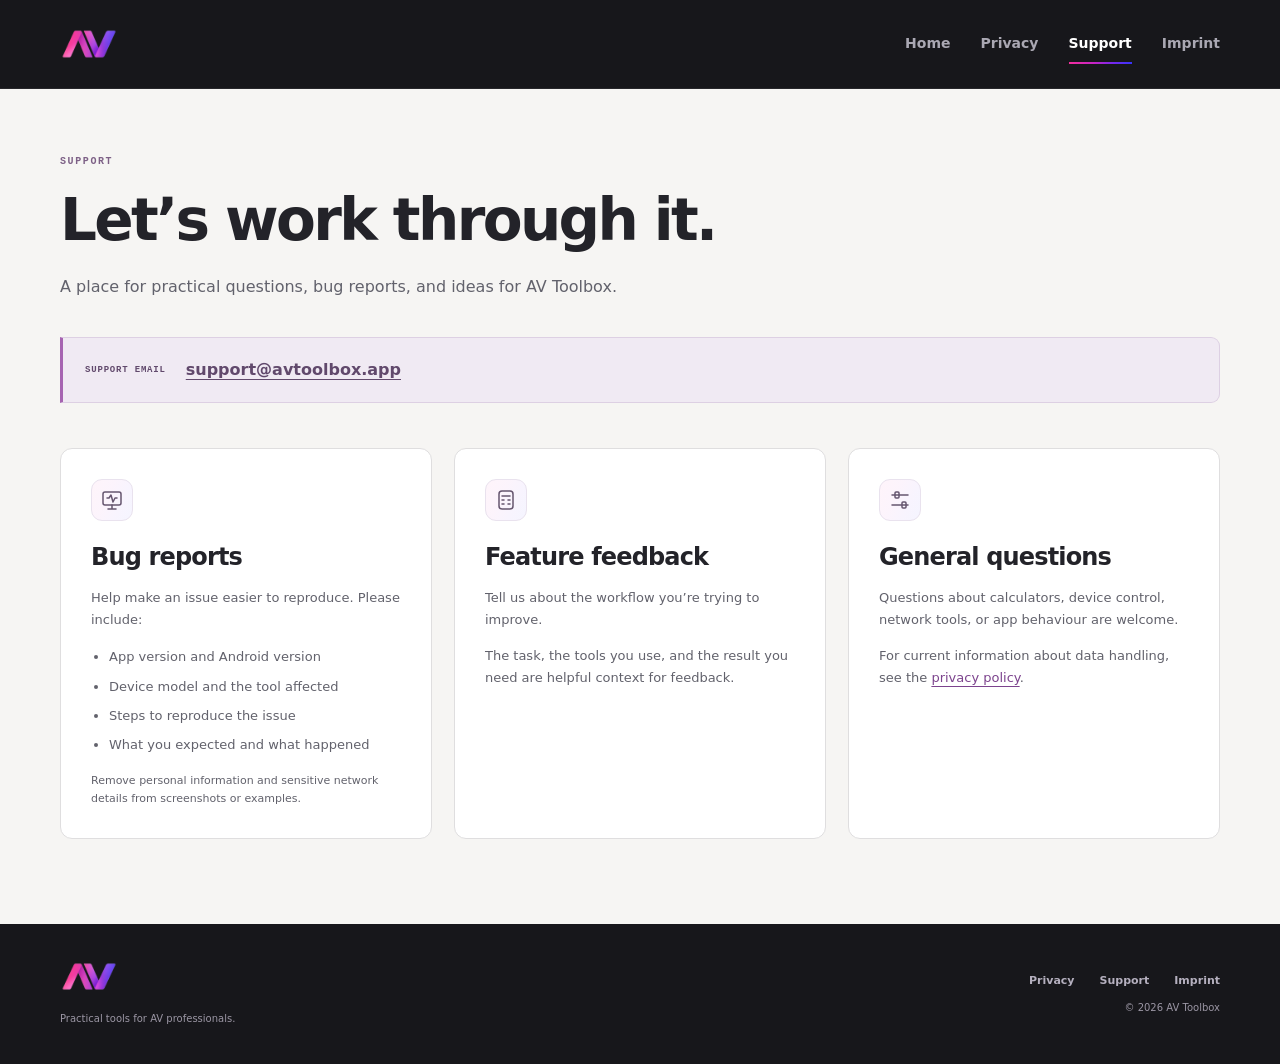
<file: support.html>
<!doctype html>
<html lang="en">
<head>
  <meta charset="utf-8">
  <meta name="viewport" content="width=device-width, initial-scale=1">
  <meta name="description" content="Contact AV Toolbox support for bug reports, feature feedback, and general questions.">
  <meta name="theme-color" content="#17171b">
  <title>Support — AV Toolbox</title>
  <link rel="icon" type="image/png" sizes="1254x1254" href="assets/branding/av_toolbox_app_icon.png">
  <link rel="stylesheet" href="styles.css">
</head>
<body>
<a class="skip-link" href="#main">Skip to content</a>
<header class="site-header">
<div class="container header-inner"><a class="brand" href="index.html" aria-label="AV Toolbox home">
<img class="header-logo" src="assets/branding/av_toolbox_mark.png" width="2240" height="1208" alt="">
</a>
<nav aria-label="Main navigation"><a href="index.html">Home</a><a href="privacy.html">Privacy</a><a href="support.html" aria-current="page">Support</a><a href="imprint.html">Imprint</a>
</nav>
</div>
</header>
<main id="main" class="document-main support-main">
<div class="container">
<div class="document-heading">
<p class="eyebrow">SUPPORT</p>
<h1>Let’s work through it.</h1>
<p class="document-intro">A place for practical questions, bug reports, and ideas for AV Toolbox.</p>
</div>
<div class="draft-notice support-contact"><span class="notice-label">SUPPORT EMAIL</span>
<a class="support-email" href="mailto:support@avtoolbox.app">support@avtoolbox.app</a>
</div>
<div class="support-grid">
<section class="support-card"><span class="category-icon">
<svg viewBox="0 0 24 24" fill="none" stroke="currentColor" stroke-width="1.5" stroke-linecap="round" stroke-linejoin="round" aria-hidden="true">
<rect x="3" y="4" width="18" height="13" rx="2"/>
<path d="M8 21h8m-4-4v4M7 10h2l2-3 2 7 2-4h2"/>
</svg></span>
<h2>Bug reports</h2>
<p>Help make an issue easier to reproduce. Please include:</p>
<ul>
<li>App version and Android version</li>
<li>Device model and the tool affected</li>
<li>Steps to reproduce the issue</li>
<li>What you expected and what happened</li>
</ul>
<p class="small-note">Remove personal information and sensitive network details from screenshots or examples.</p>
</section>
<section class="support-card"><span class="category-icon">
<svg viewBox="0 0 24 24" fill="none" stroke="currentColor" stroke-width="1.5" stroke-linecap="round" stroke-linejoin="round" aria-hidden="true">
<rect x="5" y="3" width="14" height="18" rx="3"/>
<path d="M8 8h8M8 12h2m4 0h2m-8 4h2m4 0h2"/>
</svg></span>
<h2>Feature feedback</h2>
<p>Tell us about the workflow you’re trying to improve.</p>
<p>The task, the tools you use, and the result you need are helpful context for feedback.</p>
</section>
<section class="support-card"><span class="category-icon">
<svg viewBox="0 0 24 24" fill="none" stroke="currentColor" stroke-width="1.5" stroke-linecap="round" stroke-linejoin="round" aria-hidden="true">
<path d="M4 7h16M4 17h16"/>
<rect x="7" y="4" width="4" height="6" rx="1"/>
<rect x="14" y="14" width="4" height="6" rx="1"/>
</svg></span>
<h2>General questions</h2>
<p>Questions about calculators, device control, network tools, or app behaviour are welcome.</p>
<p>For current information about data handling, see the <a href="privacy.html">privacy policy</a>.</p>
</section>
</div>
</div>
</main>
<footer class="site-footer">
<div class="container footer-inner">
<div><a class="brand footer-brand" href="index.html" aria-label="AV Toolbox home">
<img class="footer-mark" src="assets/branding/av_toolbox_mark.png" width="2240" height="1208" alt="AV Toolbox">
</a>
<p>Practical tools for AV professionals.</p>
</div>
<div class="footer-right">
<nav aria-label="Footer navigation"><a href="privacy.html">Privacy</a><a href="support.html">Support</a><a href="imprint.html">Imprint</a>
</nav>
<p>© 2026 AV Toolbox</p>
</div>
</div>
</footer>
<script src="site.js" defer></script>
</body>
</html>
</file>
<file: styles.css>
/* Shared, dependency-free styles. Supplied branding PNGs retain their artwork. */
:root {
  color-scheme:light;
  --ink:#232329;
  --muted:#62626c;
  --paper:#f6f5f3;
  --line:#dfdedf;
  --dark:#17171b;
  --gradient:linear-gradient(115deg,#f52e9d,#c624c5 40%,#7828ed 68%,#3634fa);
}

* {
  box-sizing:border-box;
}

html {
  min-height:100%;
  background:var(--dark);
  scroll-behavior:smooth;
  scroll-padding-top:2rem;
}

body {
  margin:0;
  min-height:100vh;
  min-height:100dvh;
  display:flex;
  flex-direction:column;
  background:var(--paper);
  color:var(--ink);
  font-family:Inter,ui-sans-serif,system-ui,-apple-system,BlinkMacSystemFont,"Segoe UI",sans-serif;
  font-size:16px;
  line-height:1.65;
  -webkit-font-smoothing:antialiased;
}

main {
  flex:1 0 auto;
}

a {
  color:inherit;
  text-underline-offset:4px;
}

button,a {
  -webkit-tap-highlight-color:transparent;
}

a:focus-visible {
  outline:3px solid #9459bb;
  outline-offset:5px;
  border-radius:3px;
}

h1,h2,h3,p {
  margin:0;
}

h1,h2,h3 {
  line-height:1.16;
  letter-spacing:-.035em;
}

svg {
  display:block;
  width:24px;
  height:24px;
  flex-shrink:0;
}

.container {
  width:min(1160px,calc(100% - 64px));
  margin-inline:auto;
}

.skip-link {
  position:absolute;
  left:20px;
  top:-100px;
  z-index:5;
  background:#fff;
  padding:12px 20px;
  color:var(--ink);
}

.skip-link:focus {
  top:12px;
}

.site-header {
  background:var(--dark);
  color:#f8f7fb;
  border-bottom:1px solid #ffffff12;
}

.header-inner {
  display:flex;
  flex-wrap:nowrap;
  align-items:center;
  justify-content:space-between;
  min-height:88px;
  gap:24px;
}

.brand {
  display:inline-flex;
  align-items:center;
  max-width:100%;
  text-decoration:none;
}

.header-logo,.hero-logo,.footer-mark {
  display:block;
  max-width:100%;
  height:auto;
}

.header-logo {
  width:58px;
}

.hero-logo {
  width:450px;
}

.footer-mark {
  width:58px;
}

nav {
  display:flex;
  gap:30px;
}

nav a {
  text-decoration:none;
  font-size:14px;
  font-weight:550;
}

.site-header nav a {
  padding:10px 0;
  color:#aaa8b3;
  position:relative;
  transition:color .18s ease;
}

.site-header nav a:hover,.site-header nav a[aria-current] {
  color:#fff;
}

.site-header nav a[aria-current]:after {
  content:"";
  position:absolute;
  height:2px;
  bottom:2px;
  left:0;
  right:0;
  background:var(--gradient);
}

.hero {
  background:var(--dark);
  color:#f6f5f8;
  padding:88px 0 85px;
  overflow:hidden;
}

.hero-grid {
  display:grid;
  grid-template-columns:minmax(0,1.12fr) minmax(0,1fr);
  gap:64px;
  align-items:center;
}

.eyebrow {
  font-family:ui-monospace,SFMono-Regular,Consolas,monospace;
  font-size:10px;
  font-weight:600;
  letter-spacing:.16em;
  line-height:1.6;
}

.hero .eyebrow {
  color:#bcb7c6;
  display:flex;
  align-items:center;
  gap:10px;
  margin-bottom:27px;
  font-size:9px;
}

.status-dot {
  display:inline-block;
  width:6px;
  height:6px;
  flex:0 0 6px;
  background:#b790d9;
  border-radius:50%;
}

.hero h1 {
  font-size:clamp(44px,5vw,68px);
  font-weight:650;
  letter-spacing:-.055em;
}

.hero h1>span {
  display:block;
  font-size:clamp(27px,3.15vw,41px);
  font-weight:450;
  line-height:1.24;
  letter-spacing:-.035em;
  color:#c7c3ce;
  margin-top:23px;
}

.hero-description {
  font-size:15px;
  line-height:1.85;
  color:#a9a6b3;
  max-width:435px;
  margin-top:25px;
}

.release-status {
  display:flex;
  flex-wrap:wrap;
  align-items:center;
  gap:10px;
  margin-top:30px;
  font-size:12px;
  font-weight:600;
  color:#e5e1ea;
}

.release-status>svg {
  width:21px;
  height:21px;
  color:#d293ce;
}

.soon-label {
  font-family:ui-monospace,Consolas,monospace;
  font-size:8px;
  letter-spacing:.07em;
  color:#bcb5c7;
  border:1px solid #49414f;
  padding:4px 7px;
  border-radius:4px;
}

.text-link {
  display:inline-flex;
  align-items:center;
  gap:20px;
  text-decoration:none;
  font-size:12px;
  font-weight:650;
  border-bottom:1px solid #b8adb9;
  padding-bottom:6px;
}

.text-link:hover {
  border-bottom-color:#a657a4;
}

.hero-link {
  margin-top:29px;
  color:#c4becd;
  border-bottom-color:#514b59;
  font-size:11px;
}

.technical-art {
  position:relative;
  background:linear-gradient(145deg,#26222c,#1d1c23 70%);
  border:1px solid #ffffff15;
  border-radius:18px;
  box-shadow:0 25px 75px #09070d35;
  transform:rotate(-2deg);
}

.technical-art:before {
  content:"";
  position:absolute;
  inset:-1px 40px auto;
  height:1px;
  background:var(--gradient);
}

.art-heading,.art-caption {
  display:flex;
  align-items:center;
  justify-content:space-between;
  font-family:ui-monospace,Consolas,monospace;
  font-size:8px;
  letter-spacing:.12em;
  color:#bfb5cc;
  padding:21px 25px;
}

.art-heading {
  border-bottom:1px solid #ffffff0a;
}

.art-live {
  font-size:7px;
  color:#a99ab8;
  border:1px solid #51465e;
  border-radius:4px;
  padding:4px 6px;
}

.projection-art {
  width:100%;
  height:auto;
}

.signal-strip {
  display:flex;
  align-items:center;
  gap:15px;
  margin:0 25px;
  padding:16px 0;
  border-block:1px solid #ffffff0c;
}

.signal-strip>span {
  font-family:ui-monospace,Consolas,monospace;
  font-size:7px;
  letter-spacing:.1em;
  color:#a69aad;
  white-space:nowrap;
}

.signal-bars {
  display:flex;
  height:19px;
  flex:1;
  border-radius:2px;
  overflow:hidden;
  opacity:.75;
}

.signal-bars i {
  flex:1;
  background:#c7b8c7;
}

.signal-bars i:nth-child(2) {
  background:#cec18b;
}

.signal-bars i:nth-child(3) {
  background:#83c1c9;
}

.signal-bars i:nth-child(4) {
  background:#89bfa5;
}

.signal-bars i:nth-child(5) {
  background:#b88cbf;
}

.signal-bars i:nth-child(6) {
  background:#bb8597;
}

.signal-bars i:nth-child(7) {
  background:#7c8dbc;
}

.signal-strip>svg {
  width:73px;
  height:24px;
}

.art-caption {
  font-size:7px;
  padding-block:16px;
}

.section {
  padding:75px 0 80px;
}

.section-heading {
  display:flex;
  align-items:flex-end;
  justify-content:space-between;
  gap:30px;
  margin-bottom:34px;
}

.section-heading .eyebrow {
  color:#78617f;
  margin-bottom:15px;
}

h2 {
  font-size:clamp(28px,3.2vw,38px);
  font-weight:550;
}

.section-heading>p {
  color:var(--muted);
  font-size:13px;
  line-height:1.8;
  padding-bottom:3px;
}

.category-grid {
  display:grid;
  grid-template-columns:repeat(4,minmax(0,1fr));
  gap:16px;
}

.category-card {
  background:#fff;
  border:1px solid #e2dfe3;
  border-radius:16px;
  padding:26px 22px;
  position:relative;
  transition:transform .18s ease,box-shadow .18s ease;
}

.category-card::before {
  content:"";
  position:absolute;
  inset:0 22px auto;
  height:2px;
  border-radius:2px;
  background:var(--gradient);
}

.category-card:hover {
  transform:translateY(-3px);
  box-shadow:0 8px 22px #27202c08;
}

.card-top {
  display:flex;
  align-items:center;
  justify-content:space-between;
  margin-bottom:26px;
}

.category-icon {
  display:inline-grid;
  place-items:center;
  width:42px;
  height:42px;
  border-radius:11px;
  background:linear-gradient(115deg,#f52e9d0d,#c624c50d 40%,#7828ed0d 68%,#3634fa0d);
  border:1px solid #e9e2ee;
  color:#65556f;
}

.category-number {
  font-family:ui-monospace,Consolas,monospace;
  font-size:10px;
  color:#76717b;
}

.category-card h3 {
  font-size:20px;
  font-weight:650;
  letter-spacing:-.025em;
}

.card-tagline {
  font-size:12px;
  font-weight:600;
  margin-top:10px;
}

.card-description {
  font-size:12px;
  color:var(--muted);
  line-height:1.7;
  margin-top:5px;
  min-height:42px;
}

.feature-list {
  list-style:none;
  padding:17px 0 0;
  margin:22px 0 0;
  border-top:1px solid #eeebee;
}

.feature-list li {
  font-size:12px;
  color:#595460;
  position:relative;
  padding-left:12px;
  margin-top:8px;
  line-height:1.6;
}

.feature-list li:before {
  content:"";
  position:absolute;
  left:0;
  top:.65em;
  width:3px;
  height:3px;
  border-radius:50%;
  background:#76667e;
}

.feature-list li.feature-with-badge {
  display:flex;
  flex-direction:column;
  align-items:flex-start;
}

.feature-list li.feature-with-badge-inline {
  flex-direction:row;
  align-items:center;
  gap:8px;
}

.feature-list li.feature-with-badge-inline .feature-badge {
  margin-top:0;
}

.feature-list .feature-badge {
  display:inline-flex;
  align-items:center;
  justify-content:center;
  flex:0 0 auto;
  margin-top:13px;
  padding:4px 9px;
  border-radius:999px;
  background:var(--gradient);
  color:#fff;
  font:700 9px/1.2 ui-monospace,Consolas,monospace;
  letter-spacing:.07em;
  white-space:nowrap;
}

.screenshots-section {
  background:#fff;
  border-top:1px solid #e8e5e8;
}

.screenshot-heading {
  margin-bottom:48px;
}

.screenshot-grid {
  display:grid;
  grid-template-columns:repeat(3,minmax(0,1fr));
  gap:clamp(28px,5vw,64px);
  align-items:start;
}

.screenshot-card {
  display:flex;
  flex-direction:column;
  align-items:center;
  gap:20px;
  margin:0;
}

.phone-frame {
  width:min(100%,252px);
  padding:8px;
  background:#1d1c22;
  border:1px solid #34313a;
  border-radius:38px;
  box-shadow:0 18px 38px #211a2915,0 4px 10px #211a2910;
  transition:transform .18s ease,box-shadow .18s ease;
}

.screenshot-card-featured .phone-frame {
  width:min(100%,280px);
}

.screenshot-card:hover .phone-frame {
  transform:translateY(-4px);
  box-shadow:0 22px 44px #211a291c,0 5px 12px #211a2912;
}

.phone-screen {
  overflow:hidden;
  border-radius:30px;
  background:#f9f7fa;
}

.phone-screen img {
  display:block;
  width:100%;
  height:auto;
  aspect-ratio:864/1939;
  object-fit:contain;
}

.screenshot-card figcaption {
  width:min(100%,280px);
  text-align:center;
}

.screenshot-card figcaption strong,.screenshot-card figcaption span {
  display:block;
}

.screenshot-card figcaption strong {
  font-size:15px;
  letter-spacing:-.015em;
}

.screenshot-card figcaption span {
  margin-top:5px;
  color:var(--muted);
  font-size:12px;
  line-height:1.6;
}

.privacy-section {
  background:#eeedeb;
  border-block:1px solid #e3e0e2;
  padding:60px 0;
}

.privacy-grid {
  display:grid;
  grid-template-columns:1fr 1.1fr;
  gap:85px;
  align-items:center;
}

.privacy-grid .eyebrow {
  color:#75637c;
  margin-bottom:14px;
}

.privacy-grid .text-link {
  margin-top:25px;
}

.privacy-copy p {
  font-size:13px;
  line-height:1.85;
  color:var(--muted);
}

.privacy-copy .privacy-lead {
  font-size:21px;
  color:var(--ink);
  font-weight:500;
  line-height:1.5;
  letter-spacing:-.02em;
  margin-bottom:15px;
  max-width:435px;
}

.privacy-copy .small-note,.small-note {
  font-size:11px;
  color:#706975;
  margin-top:17px;
}

.support-banner {
  padding:48px 0;
}

.support-banner-inner {
  display:flex;
  justify-content:space-between;
  align-items:center;
  gap:28px;
}

.support-banner .eyebrow {
  color:#75637c;
  margin-bottom:10px;
}

.support-banner h2 {
  font-size:25px;
}

.support-banner p:not(.eyebrow) {
  font-size:12px;
  color:var(--muted);
  margin-top:10px;
}

.outline-link {
  display:inline-flex;
  align-items:center;
  justify-content:space-between;
  gap:32px;
  padding:12px 18px;
  border:1px solid #cfc9d1;
  border-radius:7px;
  text-decoration:none;
  font-size:12px;
  font-weight:550;
  white-space:nowrap;
  transition:background .18s ease;
}

.outline-link:hover {
  background:#ebe5ee;
}

.site-footer {
  background:var(--dark);
  color:#b5b0bf;
  padding:37px 0;
}

.footer-inner {
  display:flex;
  align-items:center;
  justify-content:space-between;
  gap:26px;
}

.site-footer p {
  font-size:10px;
  margin-top:10px;
  color:#9b96a4;
}

.footer-right {
  text-align:right;
}

.footer-right nav {
  gap:25px;
}

.footer-right nav a {
  font-size:11px;
}

.footer-right nav a:hover {
  text-decoration:underline;
}

.back-to-top {
  position:fixed;
  right:calc(18px + env(safe-area-inset-right,0px));
  bottom:calc(18px + env(safe-area-inset-bottom,0px));
  z-index:4;
  display:grid;
  place-items:center;
  width:44px;
  height:44px;
  padding:0;
  border:1px solid #796683;
  border-radius:50%;
  background:var(--dark);
  box-shadow:0 8px 24px #17171b26;
  color:#fff;
  cursor:pointer;
  opacity:0;
  visibility:hidden;
  transform:translateY(8px);
  pointer-events:none;
  transition:opacity .18s ease,transform .18s ease,visibility 0s linear .18s,background .18s ease,border-color .18s ease;
}

.back-to-top.is-visible {
  opacity:1;
  visibility:visible;
  transform:none;
  pointer-events:auto;
  transition-delay:0s;
}

.back-to-top.is-visible:hover {
  background:#252129;
  border-color:#a37caf;
  transform:translateY(-2px);
}

.back-to-top:focus-visible {
  outline:3px solid #9459bb;
  outline-offset:3px;
}

.back-to-top svg {
  width:18px;
  height:18px;
}

.document-main {
  padding:65px 0 85px;
  min-height:70vh;
}

.document-heading {
  max-width:750px;
}

.document-heading .eyebrow {
  color:#7d6086;
  margin-bottom:17px;
}

.document-heading h1 {
  font-size:clamp(39px,5vw,58px);
  font-weight:550;
  letter-spacing:-.045em;
}

.document-intro {
  color:var(--muted);
  margin-top:19px;
  font-size:16px;
  max-width:620px;
  line-height:1.8;
}

.draft-notice {
  display:flex;
  align-items:center;
  gap:20px;
  border:1px solid #ddd0e3;
  border-left:3px solid #a664b1;
  background:#f0eaf3;
  border-radius:0 9px 9px 0;
  padding:19px 22px;
  margin:35px 0 45px;
  color:#61496c;
}

.notice-label {
  font:600 9px/1.6 ui-monospace,Consolas,monospace;
  letter-spacing:.09em;
  white-space:nowrap;
}

.draft-notice p {
  font-size:13px;
}

.language-nav {
  display:flex;
  gap:10px;
  margin-top:26px;
}

.language-nav a {
  padding:7px 13px;
  border:1px solid #d8cedd;
  border-radius:999px;
  color:#654d70;
  font-size:12px;
  font-weight:600;
  text-decoration:none;
}

.language-nav a:hover {
  background:#eee8f1;
}

.document-layout {
  display:grid;
  grid-template-columns:240px minmax(0,1fr);
  gap:65px;
}

.contents {
  display:flex;
  flex-direction:column;
  align-items:flex-start;
  gap:12px;
  align-self:start;
  padding-top:5px;
}

.contents .eyebrow {
  margin-bottom:8px;
  color:#7c7481;
}

.contents a {
  font-size:12px;
  color:#6e6574;
}

.contents a:hover {
  text-decoration:underline;
  color:#493451;
}

.contents-group {
  display:flex;
  flex-direction:column;
  align-items:flex-start;
  gap:8px;
}

.contents-group+.contents-group {
  margin-top:18px;
  padding-top:18px;
  border-top:1px solid var(--line);
}

.contents .contents-language {
  color:#493451;
  font-weight:700;
  text-decoration:none;
}

.document-content {
  max-width:740px;
}

.privacy-language {
  scroll-margin-top:24px;
}

.privacy-language+.privacy-language {
  margin-top:72px;
  padding-top:64px;
  border-top:2px solid #d8d2da;
}

.document-content .policy-title {
  margin-bottom:8px;
  font-size:32px;
}

.document-content .policy-date {
  margin-top:0;
  color:#766e7a;
  font-size:12px;
}

.document-content .policy-lead {
  margin:22px 0 34px;
  color:var(--ink);
  font-size:16px;
  line-height:1.75;
}

.document-content section {
  padding-bottom:30px;
  margin-bottom:30px;
  border-bottom:1px solid var(--line);
}

.document-content section:last-child {
  margin-bottom:0;
}

.document-content h2 {
  font-size:23px;
  letter-spacing:-.02em;
  margin-bottom:15px;
}

.document-content h3 {
  margin:0 0 15px;
  font-size:23px;
  line-height:1.25;
  letter-spacing:-.02em;
}

.document-content h4 {
  margin:0 0 12px;
  font-size:18px;
  line-height:1.35;
  letter-spacing:-.015em;
}

.document-content p {
  font-size:14px;
  color:#5d5863;
  margin-top:12px;
  line-height:1.85;
}

.document-content .placeholder {
  background:#eeecef;
  border-radius:6px;
  padding:13px 16px;
  color:#6d5a76;
  font-size:13px;
}

.document-content .policy-placeholder {
  font-family:ui-monospace,SFMono-Regular,Consolas,monospace;
  line-height:1.9;
}

.placeholder-inline {
  display:inline-block;
  margin-top:7px;
  padding:5px 9px;
  border-radius:5px;
  background:#eeecef;
  color:#6d5a76;
  font-family:ui-monospace,SFMono-Regular,Consolas,monospace;
  font-size:13px;
}

.document-content .policy-subsection {
  margin:30px 0 0;
  padding:0;
  border:0;
  scroll-margin-top:24px;
}

.support-grid {
  display:grid;
  grid-template-columns:repeat(3,minmax(0,1fr));
  gap:22px;
}

.support-card {
  background:#fff;
  border:1px solid var(--line);
  padding:30px;
  border-radius:12px;
}

.support-card h2 {
  font-size:24px;
  margin-top:23px;
}

.support-card p,.support-card li {
  font-size:13px;
  color:var(--muted);
  margin-top:15px;
}

.support-card ul {
  padding-left:18px;
}

.support-card li {
  margin-top:8px;
}

.support-card .small-note {
  font-size:11px;
}

.support-card a {
  color:#7c438d;
}

.support-email {
  color:#61496c;
  font-size:16px;
  font-weight:650;
  overflow-wrap:anywhere;
  text-underline-offset:4px;
}

@media(min-width:761px) {
  .hero {
    min-height:calc(100vh - 88px);
    display:flex;
    align-items:center;
  }
}

@media(min-width:1400px) {
  .hero {
    padding-block:105px;
  }
  .hero-grid {
    gap:90px;
  }
}

@media(max-width:1000px) {
  .hero-grid {
    gap:32px;
  }
  .hero {
    padding:65px 0;
  }
  .category-grid {
    grid-template-columns:repeat(2,minmax(0,1fr));
  }
  .screenshot-grid {
    grid-template-columns:repeat(2,minmax(0,1fr));
    row-gap:52px;
  }
  .screenshot-card:last-child {
    grid-column:1/-1;
  }
  .card-description {
    min-height:0;
  }
  .privacy-grid {
    gap:45px;
  }
  .support-grid {
    gap:14px;
  }
  .support-card {
    padding:23px;
  }
  .document-layout {
    gap:35px;
    grid-template-columns:210px minmax(0,1fr);
  }
}

@media(max-width:760px) {
  .container {
    width:calc(100% - 40px);
  }
  .header-inner {
    min-height:68px;
    gap:14px;
  }
  .header-logo {
    width:44px;
  }
  .header-inner nav {
    gap:clamp(12px,3.5vw,18px);
  }
  .hero-grid {
    grid-template-columns:1fr;
    gap:46px;
  }
  .hero {
    padding:50px 0 54px;
  }
  .hero-copy {
    max-width:540px;
  }
  .hero h1 {
    font-size:56px;
  }
  .hero-logo {
    width:min(82%,400px);
  }
  .hero h1>span {
    font-size:35px;
    margin-top:24px;
  }
  .hero .eyebrow {
    margin-bottom:26px;
  }
  .hero-description {
    max-width:490px;
    margin-top:24px;
  }
  .release-status {
    margin-top:27px;
  }
  .hero-link {
    margin-top:25px;
  }
  .technical-art {
    max-width:420px;
    width:94%;
    margin:0 auto;
    transform:none;
  }
  .section {
    padding:50px 0;
  }
  .section-heading {
    align-items:flex-start;
    gap:20px;
  }
  .section-heading>p {
    max-width:200px;
    font-size:12px;
  }
  .screenshot-heading {
    margin-bottom:38px;
  }
  .screenshot-grid {
    grid-template-columns:1fr;
    gap:48px;
  }
  .screenshot-card:last-child {
    grid-column:auto;
  }
  .phone-frame,.screenshot-card-featured .phone-frame {
    width:min(78vw,280px);
  }
  .screenshot-card:hover .phone-frame {
    transform:none;
  }
  .desktop-break {
    display:none;
  }
  .privacy-grid {
    grid-template-columns:1fr;
    gap:30px;
  }
  .privacy-section {
    padding:45px 0;
  }
  .privacy-copy .privacy-lead {
    max-width:100%;
  }
  .support-banner-inner {
    align-items:flex-start;
    flex-direction:column;
    gap:23px;
  }
  .document-main {
    padding:42px 0 55px;
  }
  .document-layout {
    grid-template-columns:1fr;
    gap:35px;
  }
  .contents {
    border-bottom:1px solid var(--line);
    padding-bottom:25px;
    gap:10px;
  }
  .privacy-contents {
    display:grid;
    grid-template-columns:repeat(2,minmax(0,1fr));
    column-gap:24px;
    align-items:start;
  }
  .privacy-contents>.eyebrow {
    grid-column:1/-1;
  }
  .contents-group+.contents-group {
    margin-top:0;
    padding-top:0;
    border-top:0;
  }
  .support-grid {
    grid-template-columns:1fr;
  }
  .support-card {
    padding:26px;
  }
  .support-card h2 {
    margin-top:18px;
  }
  .draft-notice {
    align-items:flex-start;
    flex-direction:column;
    gap:8px;
    margin-bottom:32px;
  }
}

@media(max-width:480px) {
  .back-to-top {
    right:calc(14px + env(safe-area-inset-right,0px));
    bottom:calc(14px + env(safe-area-inset-bottom,0px));
  }
  .header-inner {
    width:calc(100% - 32px);
    justify-content:space-between;
    padding:11px 0;
    gap:14px;
  }
  .header-logo {
    width:42px;
  }
  .header-inner nav {
    width:auto;
    justify-content:flex-end;
    gap:clamp(11px,3.2vw,15px);
  }
  .header-inner nav a {
    padding:9px 0;
    font-size:12px;
  }
  .hero {
    padding:46px 0 50px;
  }
  .hero-grid {
    gap:42px;
  }
  .hero-logo {
    width:min(76%,320px);
  }
  .hero h1 {
    font-size:47px;
  }
  .hero h1>span {
    font-size:29px;
    margin-top:22px;
  }
  .hero .eyebrow {
    font-size:8px;
    letter-spacing:.1em;
    margin-bottom:24px;
  }
  .hero-description {
    font-size:14px;
    line-height:1.7;
    margin-top:22px;
  }
  .release-status {
    gap:8px;
    margin-top:24px;
  }
  .soon-label {
    font-size:7px;
  }
  .hero-link {
    margin-top:23px;
  }
  .technical-art {
    width:92%;
    max-width:360px;
  }
  .section-heading {
    flex-direction:column;
  }
  .section-heading>p {
    max-width:280px;
  }
  .category-grid {
    grid-template-columns:1fr;
  }
  .category-card {
    padding:24px;
  }
  .card-top {
    margin-bottom:20px;
  }
  .feature-list {
    columns:2;
    column-gap:20px;
  }
  .feature-list li {
    break-inside:avoid;
    margin-top:0;
    margin-bottom:9px;
  }
  .footer-inner {
    align-items:flex-start;
    flex-direction:column;
  }
  .footer-right {
    text-align:left;
  }
  .footer-right nav {
    gap:30px;
  }
  .signal-strip {
    gap:12px;
  }
  .art-heading,.art-caption {
    padding-inline:18px;
  }
  .signal-strip {
    margin-inline:18px;
  }
  .signal-strip>svg {
    width:55px;
  }
  .document-intro {
    font-size:14px;
  }
  .draft-notice {
    padding:17px;
  }
  .document-content h2 {
    font-size:22px;
  }
  .privacy-contents {
    grid-template-columns:1fr;
  }
  .privacy-contents>.eyebrow {
    grid-column:auto;
  }
  .contents-group+.contents-group {
    margin-top:12px;
    padding-top:18px;
    border-top:1px solid var(--line);
  }
  .privacy-language+.privacy-language {
    margin-top:54px;
    padding-top:48px;
  }
  .document-content .policy-title {
    font-size:27px;
  }
}

@media(max-width:340px) {
  .header-inner {
    flex-wrap:wrap;
  }
  .header-inner nav {
    width:100%;
    justify-content:space-between;
  }
}

@media(prefers-reduced-motion:reduce) {
  html {
    scroll-behavior:auto;
  }
  *,*::before,*::after {
    transition:none!important;
    animation:none!important;
  }
  .category-card:hover {
    transform:none;
  }
  .screenshot-card:hover .phone-frame {
    transform:none;
  }
}
</file>
